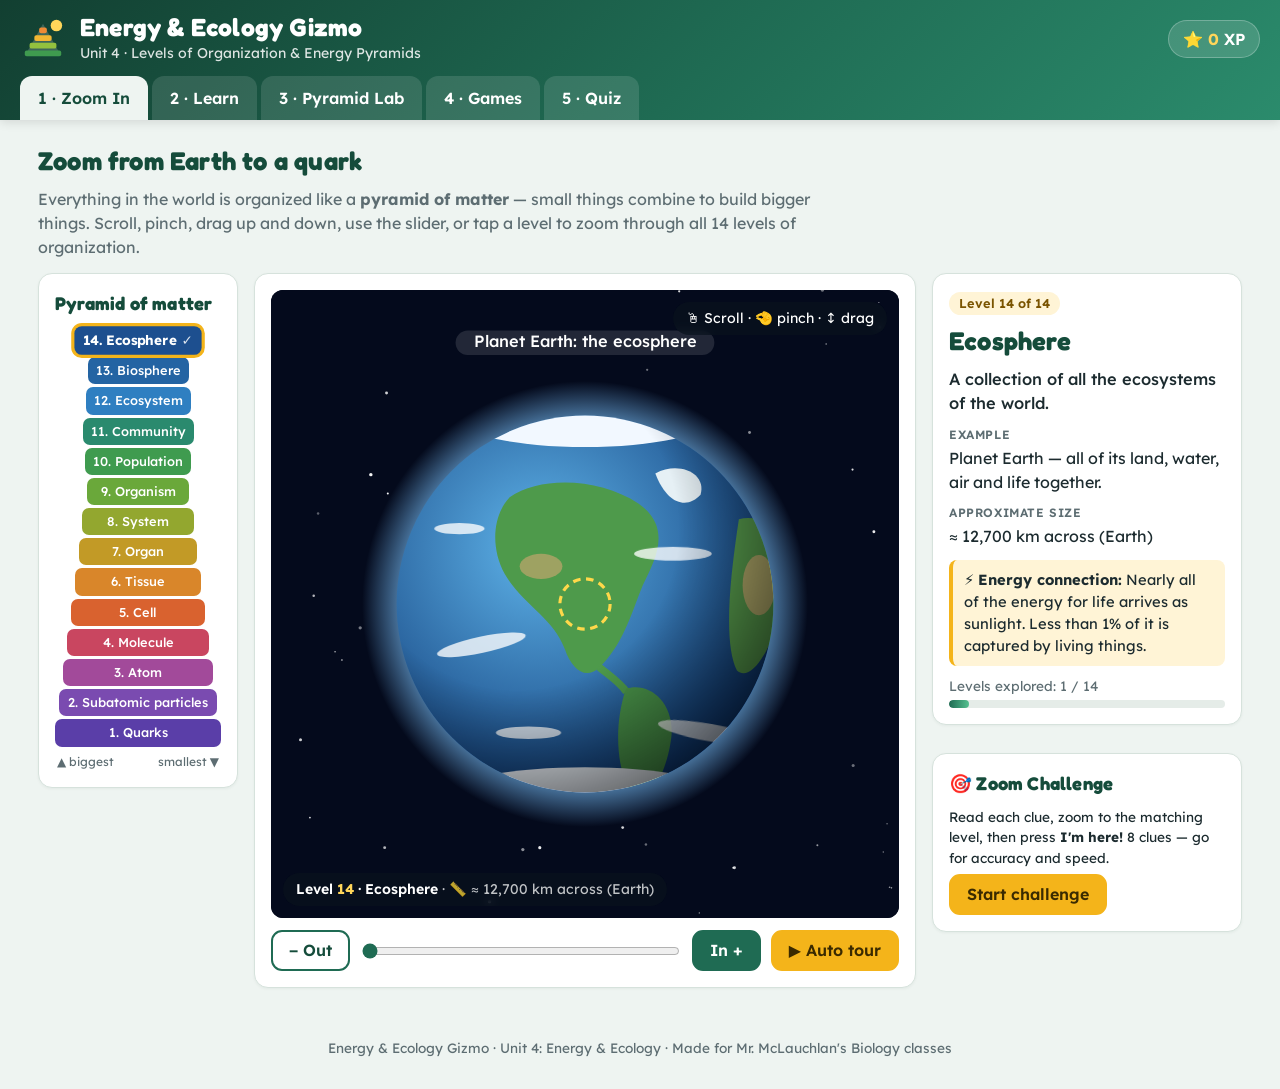
<file: index.html>
<!DOCTYPE html>
<html lang="en">
<head>
<meta charset="utf-8">
<meta name="viewport" content="width=device-width, initial-scale=1">
<title>Energy &amp; Ecology Gizmo</title>
<meta name="description" content="Interactive gizmo: zoom from Earth to a quark, then explore energy pyramids, the 10% rule, games and a quiz.">
<link rel="preconnect" href="https://fonts.googleapis.com">
<link rel="preconnect" href="https://fonts.gstatic.com" crossorigin>
<link href="https://fonts.googleapis.com/css2?family=Fredoka:wght@500;600;700&family=Lexend:wght@300;400;500;600;700&display=swap" rel="stylesheet">
<style>
:root{--ink:#1c2b2f;--muted:#5d6d72;--bg:#eef4f1;--panel:#fff;--line:#d6e2dc;--brand:#1f6b53;--brand-d:#154c3b;--brand-l:#e2f1ea;--sun:#f4b41a;--sun-l:#fff4d6;--heat:#e2553a;--heat-l:#fde6e1;--sky:#2f7fc1;--good:#1d9a55;--good-l:#e3f6ea;--bad:#d64545;--bad-l:#fbe6e6;--r:14px}
[hidden]{display:none!important}
*{box-sizing:border-box}
html{scroll-behavior:smooth}
body{margin:0;font-family:Lexend,system-ui,-apple-system,"Segoe UI",sans-serif;color:var(--ink);background:var(--bg);font-size:16px;line-height:1.5;-webkit-font-smoothing:antialiased}
h1,h2,h3,.display{font-family:Fredoka,Lexend,sans-serif;letter-spacing:.2px}
h2{font-size:1.6rem;margin:.1em 0 .25em;color:var(--brand-d)}
h3{font-size:1.15rem;margin:0 0 .5em;color:var(--brand-d)}
p{margin:.4em 0}
button{font:inherit;color:inherit}
input,select{font:inherit}
.muted{color:var(--muted)}
.small{font-size:.85rem}

/* header */
header.top{background:linear-gradient(135deg,#123f31 0%,#1f6b53 55%,#2b8b6c 100%);color:#fff;padding:14px 20px 0;position:sticky;top:0;z-index:20;box-shadow:0 2px 10px rgba(0,0,0,.12)}
.brand{display:flex;align-items:center;gap:14px;max-width:1240px;margin:0 auto}
.brand .logo{width:46px;height:46px;flex:none}
.brand h1{margin:0;font-size:1.55rem;line-height:1.1}
.brand p{margin:2px 0 0;opacity:.85;font-size:.88rem}
.xp{margin-left:auto;background:rgba(255,255,255,.14);border:1px solid rgba(255,255,255,.25);border-radius:999px;padding:6px 14px;font-weight:600;white-space:nowrap}
.xp b{color:#ffd65a}
nav.tabs{display:flex;gap:4px;overflow-x:auto;margin:12px auto 0;max-width:1240px;scrollbar-width:none}
nav.tabs::-webkit-scrollbar{display:none}
nav.tabs button{background:rgba(255,255,255,.12);border:0;border-radius:12px 12px 0 0;padding:10px 18px;font-weight:600;cursor:pointer;white-space:nowrap;color:#fff;transition:background .2s}
nav.tabs button:hover{background:rgba(255,255,255,.22)}
nav.tabs button.active{background:var(--bg);color:var(--brand-d)}
nav.tabs button.done::after{content:" ✓";color:#7fe0a6}
nav.tabs button.active.done::after{color:var(--good)}

main{max-width:1240px;margin:0 auto;padding:18px 18px 40px}
.intro{margin:4px 0 14px}
.intro p{max-width:820px;color:var(--muted)}
.panel{background:var(--panel);border:1px solid var(--line);border-radius:var(--r);padding:16px;box-shadow:0 1px 3px rgba(20,60,45,.05)}
footer{text-align:center;color:var(--muted);font-size:.85rem;padding:10px 16px 30px}

/* buttons */
.btn{display:inline-flex;align-items:center;justify-content:center;gap:6px;background:var(--brand);color:#fff;border:2px solid var(--brand);border-radius:11px;padding:9px 16px;font-weight:600;cursor:pointer;transition:transform .08s,background .2s,box-shadow .2s;text-decoration:none;line-height:1.2}
.btn:hover{background:var(--brand-d);border-color:var(--brand-d)}
.btn:active{transform:translateY(1px)}
.btn:disabled{opacity:.45;cursor:not-allowed}
.btn.ghost{background:#fff;color:var(--brand-d)}
.btn.ghost:hover{background:var(--brand-l)}
.btn.sun{background:var(--sun);border-color:var(--sun);color:#3a2a00}
.btn.sun:hover{background:#e3a40b;border-color:#e3a40b}
.btn.heat{background:var(--heat);border-color:var(--heat)}
.btn.heat:hover{background:#c8442b;border-color:#c8442b}
.btn.big{padding:13px 22px;font-size:1.05rem}
.row{display:flex;gap:10px;align-items:center;flex-wrap:wrap}
.seg{display:inline-flex;background:#e9f1ed;border-radius:11px;padding:3px;gap:2px;flex-wrap:wrap}
.seg button{border:0;background:transparent;border-radius:9px;padding:6px 12px;font-weight:500;cursor:pointer;font-size:.92rem}
.seg button.on{background:#fff;color:var(--brand-d);box-shadow:0 1px 3px rgba(0,0,0,.12);font-weight:600}

/* feedback */
.fb{margin-top:10px;border-radius:10px;padding:10px 12px;display:none}
.fb.show{display:block}
.fb.good{background:var(--good-l);color:#11603a;border:1px solid #b8e5c9}
.fb.bad{background:var(--bad-l);color:#8f2727;border:1px solid #f1c4c4}
.shake{animation:shake .35s}
@keyframes shake{20%{transform:translateX(-6px)}40%{transform:translateX(6px)}60%{transform:translateX(-4px)}80%{transform:translateX(3px)}}
#toasts{position:fixed;right:18px;bottom:18px;z-index:100;display:flex;flex-direction:column;gap:8px;pointer-events:none}
.toast{background:#1c2b2f;color:#ffd65a;font-weight:600;padding:9px 16px;border-radius:999px;box-shadow:0 4px 16px rgba(0,0,0,.25);animation:pop .3s;transition:opacity .4s,transform .4s}
.toast.out{opacity:0;transform:translateY(8px)}
@keyframes pop{from{transform:scale(.7);opacity:0}to{transform:scale(1);opacity:1}}

/* ---------- ZOOM ---------- */
.zoom-grid{display:grid;grid-template-columns:200px minmax(0,1fr) 310px;gap:16px;align-items:start}
.zoom-stage{position:relative;width:100%;aspect-ratio:1/1;max-height:78vh;margin:0 auto;border-radius:12px;overflow:hidden;background:#040a1c;touch-action:none;cursor:grab;outline:none;user-select:none;-webkit-user-select:none}
.zoom-stage:focus-visible{box-shadow:0 0 0 3px var(--sun)}
.zoom-stage svg{width:100%;height:100%;display:block}
.stage-chip,.stage-scale,.stage-hint{position:absolute;background:rgba(10,20,30,.62);color:#fff;border-radius:999px;padding:6px 13px;font-size:.88rem;backdrop-filter:blur(4px);-webkit-backdrop-filter:blur(4px);pointer-events:none}
.stage-chip{bottom:12px;left:12px;right:12px;width:max-content;max-width:calc(100% - 24px);font-weight:600}
.stage-chip b{color:#ffd65a}
.stage-scale{bottom:12px;left:12px}
.stage-hint{top:12px;right:12px;transition:opacity .6s}
.stage-hint.hide{opacity:0}
.zoom-controls{display:flex;gap:10px;align-items:center;margin-top:12px;flex-wrap:wrap}
.zoom-controls input[type=range]{flex:1;min-width:140px;accent-color:var(--brand)}
.ztarget{animation:pulse 1.6s ease-in-out infinite}
@keyframes pulse{0%,100%{opacity:.95}50%{opacity:.2}}
.ladder{display:flex;flex-direction:column;align-items:center;gap:3px}
.ladder button{min-width:max-content;border:0;border-radius:7px;padding:4px 8px;font-size:.8rem;cursor:pointer;color:#fff;font-weight:500;transition:transform .15s,box-shadow .15s;white-space:nowrap;overflow:hidden;text-overflow:ellipsis}
.ladder button:hover{transform:scale(1.04)}
.ladder button.on{box-shadow:0 0 0 3px var(--sun);transform:scale(1.06);font-weight:700}
.ladder button.seen::after{content:" ✓";opacity:.85}
.ladder-cap{display:flex;justify-content:space-between;font-size:.75rem;color:var(--muted);margin:6px 2px 0}
.info-card .lvl-num{display:inline-block;background:var(--sun-l);color:#7a5400;font-weight:600;border-radius:999px;padding:2px 10px;font-size:.8rem}
.info-card h3{font-size:1.6rem;margin:.25em 0 .2em}
.info-card .def{font-size:1.02rem;font-weight:500}
.kv{margin-top:10px}
.kv span{display:block;font-size:.75rem;text-transform:uppercase;letter-spacing:.6px;color:var(--muted);font-weight:600}
.kv p{margin:2px 0}
.energy-note{margin-top:12px;background:var(--sun-l);border-left:4px solid var(--sun);padding:9px 11px;border-radius:8px;font-size:.92rem}
.fun{margin-top:10px;background:#eef3ff;border-left:4px solid var(--sky);padding:9px 11px;border-radius:8px;font-size:.9rem}
.visited{margin-top:10px;font-size:.85rem;color:var(--muted)}
.meter{height:8px;background:#e5ece8;border-radius:99px;overflow:hidden;margin-top:4px}
.meter i{display:block;height:100%;background:linear-gradient(90deg,var(--brand),#55c08f);border-radius:99px;transition:width .4s}
.challenge{margin-top:14px}
.ch-top{display:flex;justify-content:space-between;font-weight:600;font-size:.9rem;color:var(--muted)}
.clue{font-size:1.08rem;font-weight:500;background:var(--brand-l);border-radius:10px;padding:12px;margin:10px 0}
.side-stack{display:flex;flex-direction:column;gap:14px}

/* ---------- LEARN ---------- */
.learn-grid{display:grid;grid-template-columns:240px minmax(0,1fr);gap:16px;align-items:start}
.steps{display:flex;flex-direction:column;gap:6px}
.steps button{display:flex;gap:10px;align-items:center;text-align:left;border:1px solid var(--line);background:#fff;border-radius:11px;padding:9px 11px;cursor:pointer;font-size:.92rem}
.steps button .n{flex:none;width:26px;height:26px;border-radius:50%;background:#e6efea;display:grid;place-items:center;font-weight:700;font-size:.82rem;color:var(--brand-d)}
.steps button.on{border-color:var(--brand);background:var(--brand-l);font-weight:600}
.steps button.ok .n{background:var(--good);color:#fff}
.lesson{min-height:460px}
.lesson-body{display:grid;grid-template-columns:minmax(0,1.15fr) minmax(0,1fr);gap:20px;align-items:start}
.lesson-body ul{padding-left:1.1em;margin:.4em 0}
.lesson-body li{margin:.35em 0}
.eq{display:inline-block;background:#f3f7f5;border:1px solid var(--line);border-radius:8px;padding:3px 9px;font-size:.88rem;margin-top:4px}
.fig{background:#f6faf8;border:1px solid var(--line);border-radius:12px;padding:10px}
.fig svg{width:100%;height:auto;display:block}
.check{margin-top:18px;border-top:2px dashed var(--line);padding-top:14px}
.check h4{margin:0 0 6px;font-family:Fredoka,sans-serif;font-size:1.05rem;color:var(--brand-d)}
.opts{display:grid;gap:8px;margin-top:8px}
.opt{display:block;width:100%;text-align:left;border:2px solid var(--line);background:#fff;border-radius:11px;padding:10px 13px;cursor:pointer;transition:border-color .15s,background .15s}
.opt:hover{border-color:#9cc9b6}
.opt.sel{border-color:var(--brand);background:var(--brand-l)}
.opt.right{border-color:var(--good);background:var(--good-l)}
.opt.wrong{border-color:var(--bad);background:var(--bad-l)}
.opt:disabled{cursor:default}
.lesson-nav{display:flex;justify-content:space-between;margin-top:18px}
.type-grid{display:grid;grid-template-columns:repeat(auto-fill,minmax(140px,1fr));gap:10px}
.type{background:#fff;border:1px solid var(--line);border-radius:12px;padding:10px;text-align:center;font-size:.85rem}
.type .em{font-size:1.9rem}
.type b{display:block;font-size:.95rem;color:var(--brand-d)}
.type i{color:var(--muted)}
.chain{display:flex;align-items:stretch;gap:4px;flex-wrap:wrap;justify-content:center}
.chain .org{background:#fff;border:1px solid var(--line);border-radius:12px;padding:8px 6px;text-align:center;min-width:82px;font-size:.78rem}
.chain .org .em{font-size:1.8rem;display:block}
.chain .org b{display:block;font-size:.9rem}
.chain .arr{align-self:center;font-size:1.4rem;color:var(--sun);font-weight:700}
.rule-box{display:grid;gap:6px;background:var(--sun-l);border-radius:10px;padding:10px 12px;margin:10px 0}
.calc input{width:120px;padding:5px 8px;border:2px solid var(--line);border-radius:8px}
.mini-pyr{display:flex;flex-direction:column;align-items:center;gap:4px;margin-top:10px}
.mini-pyr div{border-radius:7px;color:#fff;font-weight:600;font-size:.85rem;padding:6px 4px;text-align:center;white-space:nowrap;transition:width .35s}

/* ---------- LAB ---------- */
.lab-grid{display:grid;grid-template-columns:minmax(0,1fr) 340px;gap:16px;align-items:start}
.lab-toolbar{display:flex;gap:10px;flex-wrap:wrap;justify-content:space-between;margin-bottom:8px}
#pyrSvg{width:100%;height:auto;display:block;background:linear-gradient(#fbfdfc,#f1f7f4);border-radius:12px;border:1px solid var(--line)}
.flow-readout{font-size:.88rem;color:var(--muted);margin-top:8px;min-height:1.4em}
.status{margin-top:10px;border-radius:10px;padding:10px 12px;font-size:.95rem}
.status.ok{background:var(--good-l);border:1px solid #b8e5c9}
.status.warn{background:var(--heat-l);border:1px solid #f4c3b8}
.controls label.ctl{display:block;margin:0 0 14px;font-weight:600;font-size:.92rem}
.controls .ctl .row{margin-top:6px;font-weight:400}
.controls input[type=range]{flex:1;accent-color:var(--brand)}
.controls input[type=number]{width:120px;padding:5px 8px;border:2px solid var(--line);border-radius:8px}
.controls select{width:100%;margin-top:6px;padding:7px 9px;border:2px solid var(--line);border-radius:9px;background:#fff}
output{font-weight:700;color:var(--brand-d);min-width:44px}
.legend{font-size:.85rem;color:var(--muted)}
.legend .d{display:inline-block;width:10px;height:10px;border-radius:50%;margin:0 4px 0 10px;vertical-align:middle}
.table-wrap{overflow-x:auto}
table.data{border-collapse:collapse;width:100%;font-size:.9rem}
table.data th,table.data td{padding:8px 10px;border-bottom:1px solid var(--line);text-align:left;white-space:nowrap}
table.data th{background:#f1f7f4;font-weight:600;color:var(--brand-d)}
table.data td.num{text-align:right;font-variant-numeric:tabular-nums}
.task{border:1px solid var(--line);border-radius:11px;padding:10px 12px;margin-bottom:10px;font-size:.92rem}
.task.ok{border-color:#b8e5c9;background:var(--good-l)}
.task .tn{font-weight:700;color:var(--brand-d)}
.task input{width:130px;padding:5px 8px;border:2px solid var(--line);border-radius:8px}
.task .opts{gap:6px}
.task .opt{padding:7px 10px;font-size:.88rem}

/* ---------- GAMES ---------- */
.game-menu{display:grid;grid-template-columns:repeat(auto-fit,minmax(240px,1fr));gap:14px}
.gcard{display:flex;flex-direction:column;gap:6px}
.gcard .gi{font-size:2.4rem}
.gcard h3{margin:0}
.gcard p{color:var(--muted);font-size:.92rem;flex:1}
.gcard .best{font-size:.85rem;font-weight:600;color:#7a5400}
.game-head{display:flex;align-items:center;gap:12px;flex-wrap:wrap;margin-bottom:12px}
.game-head h3{margin:0}
.score-pill{background:var(--sun-l);color:#7a5400;font-weight:700;border-radius:999px;padding:4px 12px}
.slots{display:flex;flex-direction:column;align-items:center;gap:6px;margin:12px 0}
.slot{min-height:54px;border:2px dashed #b9cfc5;border-radius:12px;display:flex;align-items:center;justify-content:space-between;gap:8px;padding:6px 12px;background:#f8fbfa;cursor:pointer;transition:background .15s,border-color .15s}
.slot:hover{background:var(--brand-l)}
.slot .role{font-size:.78rem;color:var(--muted);font-weight:600;text-transform:uppercase;letter-spacing:.4px}
.slot .placed{font-weight:600}
.slot.right{border-style:solid;border-color:var(--good);background:var(--good-l)}
.slot.wrong{border-style:solid;border-color:var(--bad);background:var(--bad-l)}
.tray{display:flex;flex-wrap:wrap;gap:8px;justify-content:center;min-height:52px;padding:10px;background:#f1f7f4;border-radius:12px}
.chip{border:2px solid var(--line);background:#fff;border-radius:11px;padding:8px 12px;font-weight:600;cursor:pointer}
.chip.sel{border-color:var(--sun);background:var(--sun-l);box-shadow:0 0 0 3px rgba(244,180,26,.3)}
.timer{height:10px;background:#e5ece8;border-radius:99px;overflow:hidden;flex:1;min-width:120px}
.timer i{display:block;height:100%;background:linear-gradient(90deg,var(--heat),var(--sun));transition:width .25s linear}
.rush-q{font-size:1.2rem;font-weight:500;margin:12px 0}
.rush-opts{display:grid;grid-template-columns:repeat(2,minmax(0,1fr));gap:10px}
.rush-opts .opt{font-size:1.1rem;text-align:center;font-weight:600}
.heat-card{font-size:1.25rem;font-weight:500;text-align:center;padding:26px 18px;border-radius:14px;background:linear-gradient(135deg,#fff,#f1f7f4);border:2px solid var(--line);margin:10px 0 14px;min-height:120px;display:grid;place-items:center}
.heat-btns{display:grid;grid-template-columns:1fr 1fr;gap:10px}
.end-card{text-align:center;padding:20px}
.end-card div.big{font-size:3rem;font-family:Fredoka,sans-serif;color:var(--brand-d);line-height:1}

/* ---------- QUIZ ---------- */
.quiz-wrap{max-width:780px;margin:0 auto}
.quiz-wrap label.f{display:block;font-weight:600;margin:10px 0 4px}
.quiz-wrap input.t{width:100%;padding:10px 12px;border:2px solid var(--line);border-radius:10px}
.qprog{height:8px;background:#e5ece8;border-radius:99px;overflow:hidden;margin:6px 0 14px}
.qprog i{display:block;height:100%;background:var(--brand);transition:width .3s}
.qtext{font-size:1.15rem;font-weight:500}
.review{margin-top:16px}
.rv{border:1px solid var(--line);border-radius:11px;padding:10px 12px;margin-bottom:8px;font-size:.92rem}
.rv.ok{border-left:5px solid var(--good)}
.rv.no{border-left:5px solid var(--bad)}
.score-big{font-family:Fredoka,sans-serif;font-size:3.4rem;color:var(--brand-d);line-height:1}

@media (max-width:1100px){
 .zoom-grid{grid-template-columns:minmax(0,1fr) 300px}
 .ladder-panel{grid-column:1/-1;order:3}
 .ladder{flex-direction:row;flex-wrap:wrap;justify-content:center}
 .ladder button{width:auto!important}
}
@media (max-width:860px){
 .zoom-grid,.lab-grid,.learn-grid,.lesson-body{grid-template-columns:minmax(0,1fr)}
 .steps{flex-direction:row;overflow-x:auto}
 .steps button{flex:none}
 .steps button .t{display:none}
 .brand h1{font-size:1.2rem}
 .brand p{display:none}
 main{padding:12px}
 .rush-opts,.heat-btns{grid-template-columns:1fr}
}

</style>
</head>
<body>
<header class="top">
  <div class="brand">
    <svg class="logo" viewBox="0 0 48 48" aria-hidden="true"><circle cx="38" cy="10" r="6" fill="#ffd65a"/><path d="M24 8 L42 40 H6 Z" fill="#ffffff" opacity=".18"/><rect x="20" y="12" width="8" height="6" rx="2" fill="#ef8a35"/><rect x="15" y="20" width="18" height="6" rx="2" fill="#f2b632"/><rect x="10" y="28" width="28" height="6" rx="2" fill="#93c13e"/><rect x="5" y="36" width="38" height="6" rx="2" fill="#3f9b4f"/></svg>
    <div>
      <h1>Energy &amp; Ecology Gizmo</h1>
      <p>Unit 4 · Levels of Organization &amp; Energy Pyramids</p>
    </div>
    <div class="xp" title="Earn XP by exploring, answering checks, playing games and taking the quiz">⭐ <b id="xpNum">0</b> XP</div>
  </div>
  <nav class="tabs" role="tablist" aria-label="Gizmo sections">
    <button role="tab" data-tab="zoom">1 · Zoom In</button>
    <button role="tab" data-tab="learn">2 · Learn</button>
    <button role="tab" data-tab="explore">3 · Pyramid Lab</button>
    <button role="tab" data-tab="play">4 · Games</button>
    <button role="tab" data-tab="quiz">5 · Quiz</button>
  </nav>
</header>

<main>
  <!-- ============ ZOOM ============ -->
  <section id="tab-zoom" class="tab" hidden>
    <div class="intro">
      <h2>Zoom from Earth to a quark</h2>
      <p>Everything in the world is organized like a <b>pyramid of matter</b> — small things combine to build bigger things. Scroll, pinch, drag up and down, use the slider, or tap a level to zoom through all 14 levels of organization.</p>
    </div>
    <div class="zoom-grid">
      <div class="panel ladder-panel">
        <h3>Pyramid of matter</h3>
        <div id="zLadder" class="ladder"></div>
        <div class="ladder-cap"><span>▲ biggest</span><span>smallest ▼</span></div>
      </div>
      <div class="panel">
        <div id="zoomStage" class="zoom-stage" tabindex="0" aria-label="Zoomable view of the levels of organization. Use the arrow keys or plus and minus to zoom.">
          <svg id="zoomSvg" viewBox="0 0 1000 1000" preserveAspectRatio="xMidYMid slice" xmlns="http://www.w3.org/2000/svg"></svg>
          <div class="stage-chip" id="zChip"></div>
                    <div class="stage-hint" id="zHint">🖱 Scroll · 🤏 pinch · ↕ drag</div>
        </div>
        <div class="zoom-controls">
          <button class="btn ghost" id="zOut" aria-label="Zoom out one level">− Out</button>
          <input type="range" id="zSlider" min="0" max="13" step="0.01" value="0" aria-label="Zoom level">
          <button class="btn" id="zIn" aria-label="Zoom in one level">In +</button>
          <button class="btn sun" id="zTour">▶ Auto tour</button>
        </div>
      </div>
      <div class="side-stack">
        <div class="panel info-card" id="zInfo" aria-live="polite"></div>
        <div class="panel challenge" id="zChallenge"></div>
      </div>
    </div>
  </section>

  <!-- ============ LEARN ============ -->
  <section id="tab-learn" class="tab" hidden>
    <div class="intro">
      <h2>How energy moves through an ecosystem</h2>
      <p>Work through each card and answer the quick check to unlock its ✓. Each correct check earns XP.</p>
    </div>
    <div class="learn-grid">
      <div class="steps" id="learnSteps"></div>
      <div class="panel lesson" id="lesson"></div>
    </div>
  </section>

  <!-- ============ LAB ============ -->
  <section id="tab-explore" class="tab" hidden>
    <div class="intro">
      <h2>Pyramid Lab</h2>
      <p>Build an ecosystem and watch energy flow up the pyramid. Change the controls, then press <b>Run energy flow</b> — every dot is a packet of energy. Gold dots move up a level; red dots are used for life processes or lost as heat.</p>
    </div>
    <div class="lab-grid">
      <div class="panel">
        <div class="lab-toolbar">
          <div class="seg" id="typeSeg"></div>
          <div class="seg" id="scaleSeg"></div>
        </div>
        <svg id="pyrSvg" viewBox="0 0 640 440" xmlns="http://www.w3.org/2000/svg" role="img" aria-label="Ecological pyramid"></svg>
        <div class="row" style="margin-top:10px">
          <button class="btn sun" id="runFlow">▶ Run energy flow</button>
          <span class="legend"><span class="d" style="background:#f4b41a"></span>energy passed up <span class="d" style="background:#e2553a"></span>used / lost as heat</span>
        </div>
        <div class="flow-readout" id="flowReadout"></div>
        <div id="labStatus" class="status"></div>
      </div>
      <div class="panel controls">
        <h3>Controls</h3>
        <label class="ctl">Ecosystem
          <select id="ecoSel"></select>
        </label>
        <label class="ctl">Energy captured by producers
          <div class="row"><input type="range" id="pSlider" min="3" max="6" step="0.01" value="6" aria-label="Producer energy"><input type="number" id="pNum" min="1000" max="1000000" step="1000" value="1000000" aria-label="Producer energy in kcal"> kcal</div>
        </label>
        <label class="ctl">Energy passed to the next level
          <div class="row"><input type="range" id="effSlider" min="5" max="20" step="1" value="10" aria-label="Transfer efficiency"><output id="effOut">10%</output></div>
        </label>
        <div class="ctl" style="font-weight:600;font-size:.92rem;margin-bottom:14px">Number of trophic levels<div class="row" style="margin-top:6px"><div class="seg" id="nSeg"></div></div></div>
        <button class="btn ghost" id="labReset">↺ Reset to defaults</button>
        <h3 style="margin-top:20px">Lab challenges</h3>
        <div id="labTasks"></div>
      </div>
    </div>
    <div class="panel" style="margin-top:16px">
      <h3>Data table</h3>
      <div class="table-wrap"><table class="data" id="dataTable"></table></div>
      <p class="small muted">Biomass and population numbers are estimates from this model, built to show the pattern. Energy values follow the 10% rule exactly.</p>
    </div>
  </section>

  <!-- ============ GAMES ============ -->
  <section id="tab-play" class="tab" hidden>
    <div class="intro">
      <h2>Games</h2>
      <p>Practice what you learned and beat your best score. Every game earns XP.</p>
    </div>
    <div id="gameMenu" class="game-menu"></div>
    <div id="gameArea" class="panel" hidden></div>
  </section>

  <!-- ============ QUIZ ============ -->
  <section id="tab-quiz" class="tab" hidden>
    <div class="quiz-wrap">
      <div class="intro">
        <h2>Unit check: multiple-choice quiz</h2>
        <p>20 random questions on levels of organization and energy pyramids. You'll see your score and every answer at the end — then start a new quiz as many times as you like.</p>
      </div>
      <div class="panel" id="quizBox"></div>
    </div>
  </section>
</main>
<footer>Energy &amp; Ecology Gizmo · Unit 4: Energy &amp; Ecology · Made for Mr. McLauchlan's Biology classes</footer>
<div id="toasts" aria-live="polite"></div>
<script>
// ---------- shared helpers ----------
const $ = (s, r = document) => r.querySelector(s);
const $$ = (s, r = document) => [...r.querySelectorAll(s)];
const store = {
  get(k, d) { try { const v = localStorage.getItem('eeg:' + k); return v == null ? d : JSON.parse(v); } catch (e) { return d; } },
  set(k, v) { try { localStorage.setItem('eeg:' + k, JSON.stringify(v)); } catch (e) {} }
};
function shuffle(a) { a = a.slice(); for (let i = a.length - 1; i > 0; i--) { const j = Math.floor(Math.random() * (i + 1)); [a[i], a[j]] = [a[j], a[i]]; } return a; }
function pick(a) { return a[Math.floor(Math.random() * a.length)]; }
function clamp(v, a, b) { return Math.max(a, Math.min(b, v)); }
function wait(ms) { return new Promise(r => setTimeout(r, ms)); }
function fmt(v) {
  if (!isFinite(v)) return '—';
  if (v === 0) return '0';
  if (Math.abs(v) >= 100) return Math.round(v).toLocaleString('en-US');
  if (Math.abs(v) >= 1) return (+v.toFixed(1)).toLocaleString('en-US');
  return String(+v.toPrecision(2));
}
function esc(s) { return String(s).replace(/[&<>"]/g, c => ({ '&': '&amp;', '<': '&lt;', '>': '&gt;', '"': '&quot;' }[c])); }

let XP = store.get('xp', 0);
function addXP(n, label) {
  XP += n; store.set('xp', XP);
  const el = $('#xpNum'); if (el) el.textContent = XP;
  toast(`+${n} XP${label ? ' · ' + label : ''}`);
}
function toast(msg) {
  const t = document.createElement('div'); t.className = 'toast'; t.textContent = msg;
  $('#toasts').appendChild(t);
  setTimeout(() => t.classList.add('out'), 1700);
  setTimeout(() => t.remove(), 2200);
}
const progress = store.get('progress', {});
function markDone(tab) {
  if (progress[tab]) return;
  progress[tab] = true; store.set('progress', progress); updateTabs();
}
function updateTabs() { $$('nav.tabs button').forEach(b => b.classList.toggle('done', !!progress[b.dataset.tab])); }
function shakeEl(el) { el.classList.remove('shake'); void el.offsetWidth; el.classList.add('shake'); }

// shared food chains (used by learn, games)
const CHAINS = [
  [['🌾', 'Grass'], ['🦗', 'Cricket'], ['🐭', 'Mouse'], ['🐍', 'Snake'], ['🦅', 'Hawk']],
  [['🟢', 'Algae'], ['🦐', 'Zooplankton'], ['🐟', 'Minnow'], ['🐠', 'Bass'], ['🐦', 'Heron']],
  [['🌿', 'Phytoplankton'], ['🦐', 'Krill'], ['🐟', 'Herring'], ['🦭', 'Seal'], ['🐋', 'Orca']],
  [['🌳', 'Oak leaves'], ['🐛', 'Caterpillar'], ['🐦', 'Robin'], ['🦊', 'Fox']],
  [['🌾', 'Grass'], ['🦗', 'Grasshopper'], ['🐸', 'Frog'], ['🐍', 'Snake'], ['🦅', 'Eagle']],
  [['🍀', 'Clover'], ['🐇', 'Rabbit'], ['🦊', 'Fox']],
  [['🌻', 'Sunflower seeds'], ['🐿️', 'Chipmunk'], ['🐍', 'Snake'], ['🦉', 'Owl']]
];
const ROLES = ['Producer', 'Primary consumer', 'Secondary consumer', 'Tertiary consumer', 'Quaternary consumer'];
const ORD = ['1st', '2nd', '3rd', '4th', '5th'];
const LVL_COLORS = ['#3f9b4f', '#93c13e', '#f2b632', '#ef8a35', '#d9534f'];

// MC option button helper: returns html for shuffled options; data-k = original index
function optsHTML(opts, order) { return order.map(k => `<button class="opt" data-k="${k}">${opts[k]}</button>`).join(''); }

// ================= ZOOM: Earth → quark =================
const Zoom = (() => {
  const LEVELS = [
    { name: 'Ecosphere', num: 14, color: '#1d4f8f', def: 'A collection of all the ecosystems of the world.', ex: 'Planet Earth — all of its land, water, air and life together.', size: '≈ 12,700 km across (Earth)', energy: 'Nearly all of the energy for life arrives as sunlight. Less than 1% of it is captured by living things.' },
    { name: 'Biosphere', num: 13, color: '#2464a3', def: 'A collection of all the communities on planet Earth.', ex: 'The thin layer of life that reaches from about 8 km above the surface to 11 km below it (deep-sea vents).', size: '≈ 20 km thick layer of life', energy: 'Producers on land and in the ocean capture sunlight (photosynthesis). Some at deep-sea vents use chemicals instead (chemosynthesis).' },
    { name: 'Ecosystem', num: 12, color: '#2f7fc1', def: 'Living communities interacting with the non-living parts of the environment.', ex: 'A meadow and pond: plants and animals (biotic) plus sunlight, water, rocks and soil (abiotic).', size: '≈ 1 km', energy: 'Energy flows ONE way through an ecosystem (sunlight → food chains → heat), while matter cycles.' },
    { name: 'Community', num: 11, color: '#2a8a6e', def: 'Collections of populations that are interacting with one another.', ex: 'Grass, crickets, mice, snakes and hawks all living in the same meadow.', size: '≈ 50 m', energy: 'Feeding relationships (food chains and food webs) pass energy from one population to the next.' },
    { name: 'Population', num: 10, color: '#3f9b4f', def: 'A group of organisms of the same kind living together in the same place, at the same time.', ex: 'All of the field mice in one meadow. (Species = organisms so similar they can breed and produce fertile offspring.)', size: '≈ 5 m', energy: 'A population can only grow as large as the energy at its trophic level allows.' },
    { name: 'Organism', num: 9, color: '#6aa83a', def: 'A collection of systems that work together.', ex: 'One field mouse.', size: '≈ 10 cm', energy: 'The mouse uses most of the energy it eats to move, breathe and stay warm. Only about 10% is stored in its body for the next level.' },
    { name: 'System', num: 8, color: '#93a72f', def: 'A collection of organs that work together to perform a common function.', ex: 'The digestive system: esophagus, stomach, liver and intestines.', size: '≈ 5 cm', energy: 'The digestive system breaks food down so its chemical energy can reach every cell.' },
    { name: 'Organ', num: 7, color: '#c29a26', def: 'A collection of tissues of different kinds working together to perform a common function.', ex: 'The stomach (muscle, nerve and lining tissues working together).', size: '≈ 1 cm', energy: 'Stomach muscles churn food — using energy and giving off heat.' },
    { name: 'Tissue', num: 6, color: '#d9862a', def: 'A collection of cells of the same kind.', ex: 'Muscle tissue, nerve tissue, fat tissue, stomach lining.', size: '≈ 0.1 mm', energy: 'Fat tissue stores chemical energy. Muscle tissue turns chemical energy into motion (and heat).' },
    { name: 'Cell', num: 5, color: '#d9622f', def: 'A collection of molecules that forms the basic structure and function of life — the basic unit of life.', ex: 'Red blood cells, white blood cells, bone cells (osteocytes).', size: '≈ 0.01 mm (10 micrometers)', energy: 'Mitochondria break down glucose in cellular respiration to release usable energy (ATP) — and some heat.' },
    { name: 'Molecule', num: 4, color: '#c94660', def: 'A collection of atoms that are chemically bonded together.', ex: 'Glucose (C₆H₁₂O₆), carbon dioxide (CO₂).', size: '≈ 1 nanometer (0.000000001 m)', energy: 'Chemical energy is stored in the bonds between atoms. Glucose is the fuel made by photosynthesis.' },
    { name: 'Atom', num: 3, color: '#a24a9a', def: 'A collection of subatomic particles.', ex: 'Carbon (C), hydrogen (H), oxygen (O).', size: '≈ 0.15 nanometers', energy: 'Electrical energy is the energy of moving electrons, like the ones around this carbon atom.' },
    { name: 'Subatomic particles', num: 2, color: '#7a4bb0', def: 'A collection of quarks.', ex: 'Protons (+), neutrons (no charge) and electrons (−).', size: '≈ 0.000000000000005 m (a carbon nucleus)', energy: 'Nuclear energy is stored in the nucleus, where protons and neutrons are packed tightly together.', fun: 'Protons and neutrons are made of quarks. Electrons are different — scientists think they are fundamental particles with nothing smaller inside.' },
    { name: 'Quarks', num: 1, color: '#5a3ea8', def: 'The smallest bits of matter known to science at this time.', ex: 'A proton = 2 “up” quarks + 1 “down” quark. A neutron = 1 up + 2 down.', size: 'smaller than 0.000000000000000001 m', energy: 'Quarks are held together by the strong force — the strongest force in nature.' }
  ];
  const CLUES = [
    ['All of the ecosystems of the world put together.', 'The whole planet: land, water, air and life.'],
    ['All of the communities on planet Earth.', 'The thin layer of life from about 8 km up to 11 km down.'],
    ['Living communities PLUS the non-living parts: sunlight, water, rocks, soil.', 'Biotic and abiotic factors interacting.'],
    ['Different populations interacting — grass, crickets, mice, snakes and hawks together.', 'Several species living and interacting in one place.'],
    ['A group of the SAME species living in the same place at the same time.', 'All of the field mice in one meadow.'],
    ['One single living thing made of systems working together.', 'One field mouse.'],
    ['Organs working together for one job — like digesting food.', 'Esophagus + stomach + liver + intestines.'],
    ['Different kinds of tissues working together — like the stomach.', 'A heart, a lung, a stomach.'],
    ['A group of cells of the same kind.', 'Muscle, nerve or fat ____.'],
    ['The basic unit of life.', 'Red blood cells and bone cells are examples.'],
    ['Atoms chemically bonded together — like glucose.', 'C₆H₁₂O₆ or CO₂.'],
    ['Made of protons, neutrons and electrons — like carbon.', 'H, O and C are examples.'],
    ['A collection of quarks: protons and neutrons.', 'Particles found inside the nucleus.'],
    ['The smallest bits of matter known to science.', 'Up and down are two kinds of these.']
  ];
  const N = LEVELS.length;

  // ---------- art helpers ----------
  function rng(seed) { return function () { seed |= 0; seed = seed + 0x6D2B79F5 | 0; let t = Math.imul(seed ^ seed >>> 15, 1 | seed); t = t + Math.imul(t ^ t >>> 7, 61 | t) ^ t; return ((t ^ t >>> 14) >>> 0) / 4294967296; }; }
  const BG = f => `<rect x="-4500" y="-4500" width="10000" height="10000" fill="${f}"/>`;
  const target = (r, cx = 500, cy = 500) => `<circle class="ztarget" cx="${cx}" cy="${cy}" r="${r}" fill="none" stroke="#ffd84a" stroke-width="5" stroke-dasharray="12 9"/>`;
  function tag(x, y, text, o = {}) {
    const fs = o.fs || 22; const w = text.length * fs * 0.55 + 26; const a = o.anchor || 'middle';
    const rx = a === 'middle' ? x - w / 2 : a === 'start' ? x - 13 : x - w + 13;
    return `<g><rect x="${rx.toFixed(1)}" y="${(y - fs * 0.98).toFixed(1)}" width="${w.toFixed(1)}" height="${(fs * 1.5).toFixed(1)}" rx="${(fs * 0.75).toFixed(1)}" fill="${o.bg || 'rgba(255,255,255,.9)'}"/><text x="${x}" y="${y}" font-size="${fs}" text-anchor="${a}" fill="${o.color || '#1c2b2f'}" font-family="Lexend, sans-serif" font-weight="500">${text}</text></g>`;
  }
  function mouse(x, y, s, flip = false, body = '#9b7b60') {
    const sx = flip ? -s : s;
    return `<g transform="translate(${x} ${y}) scale(${sx} ${s})"><path d="M48,8 C90,22 104,-12 134,-2" stroke="#d3a294" stroke-width="5" fill="none" stroke-linecap="round"/><ellipse cx="-20" cy="30" rx="11" ry="6" fill="#d3a294"/><ellipse cx="25" cy="31" rx="11" ry="6" fill="#d3a294"/><ellipse cx="0" cy="0" rx="52" ry="33" fill="${body}"/><circle cx="-46" cy="-8" r="25" fill="${body}"/><circle cx="-38" cy="-32" r="14" fill="${body}"/><circle cx="-38" cy="-32" r="8" fill="#e7b3a6"/><circle cx="-57" cy="-13" r="3.8" fill="#1a1a1a"/><circle cx="-71" cy="-5" r="4.6" fill="#e48c9a"/><path d="M-70,-3 l-18,-5 M-70,0 l-18,4" stroke="#5d4c3e" stroke-width="1.3"/></g>`;
  }
  function hawk(x, y, s) {
    return `<g transform="translate(${x} ${y}) scale(${s})"><path d="M0,0 C-30,-25 -70,-32 -115,-12 C-82,-8 -50,0 -18,9 Z" fill="#7a5132"/><path d="M0,0 C30,-25 70,-32 115,-12 C82,-8 50,0 18,9 Z" fill="#7a5132"/><ellipse cx="0" cy="6" rx="16" ry="30" fill="#8d6040"/><circle cx="0" cy="-22" r="11" fill="#9b6d48"/><path d="M-4,-14 L0,-5 L4,-14Z" fill="#f2b632"/><path d="M-13,32 L0,48 L13,32Z" fill="#6b4529"/></g>`;
  }
  function snake(x, y, s) {
    const d = 'M-120,0 C-90,-40 -60,40 -30,0 S30,-40 60,0 S110,30 130,0';
    return `<g transform="translate(${x} ${y}) scale(${s})"><path d="${d}" stroke="#6f8a2a" stroke-width="22" fill="none" stroke-linecap="round"/><path d="${d}" stroke="#b5cf55" stroke-width="6" fill="none" stroke-dasharray="6 14" stroke-linecap="round"/><ellipse cx="142" cy="-4" rx="22" ry="15" fill="#6f8a2a"/><circle cx="150" cy="-10" r="3" fill="#111"/><path d="M162,-2 l14,2 l-6,4" stroke="#d6453d" stroke-width="2" fill="none"/></g>`;
  }
  function cricket(x, y, s) {
    return `<g transform="translate(${x} ${y}) scale(${s})"><path d="M-10,0 L-40,-28 L-62,10" stroke="#3d4a1d" stroke-width="5" fill="none"/><path d="M10,0 L-5,25 M-15,2 L-25,24" stroke="#3d4a1d" stroke-width="4"/><ellipse cx="0" cy="0" rx="34" ry="13" fill="#5a6b2a"/><circle cx="34" cy="-4" r="11" fill="#4b5a22"/><path d="M42,-10 C60,-40 80,-44 96,-40 M42,-8 C64,-30 84,-30 98,-24" stroke="#3d4a1d" stroke-width="2" fill="none"/></g>`;
  }
  function tuft(x, y, s, c) {
    return `<path transform="translate(${x.toFixed(0)} ${y.toFixed(0)}) scale(${s.toFixed(2)})" d="M0,0 q-6,-30 -16,-52 M0,0 q2,-36 5,-64 M0,0 q8,-28 18,-46 M0,0 q-12,-18 -26,-28" stroke="${c}" stroke-width="4" fill="none" stroke-linecap="round"/>`;
  }
  function tree(x, y, s) {
    return `<g transform="translate(${x} ${y}) scale(${s})"><rect x="-9" y="-60" width="18" height="70" fill="#7a5532"/><circle cx="0" cy="-85" r="45" fill="#3f8a3a"/><circle cx="-30" cy="-65" r="32" fill="#4a9a42"/><circle cx="30" cy="-65" r="32" fill="#4a9a42"/><circle cx="0" cy="-110" r="30" fill="#55a64b"/></g>`;
  }
  function mito(x, y, rot, s) {
    return `<g transform="translate(${x} ${y}) rotate(${rot}) scale(${s})"><ellipse rx="80" ry="36" fill="#f5a26f" stroke="#c4643a" stroke-width="5"/><path d="M-60,4 L-50,-22 L-35,22 L-20,-22 L-5,22 L10,-22 L25,22 L40,-22 L55,8" stroke="#c4643a" stroke-width="4" fill="none" stroke-linejoin="round"/></g>`;
  }
  function hex(cx, cy, r, fill = '#cfe6ff', stroke = '#2c6fb5', sw = 4) {
    let p = []; for (let k = 0; k < 6; k++) { const a = Math.PI / 180 * (60 * k + 30); p.push(`${(cx + r * Math.cos(a)).toFixed(1)},${(cy + r * Math.sin(a)).toFixed(1)}`); }
    return `<polygon points="${p.join(' ')}" fill="${fill}" stroke="${stroke}" stroke-width="${sw}"/>`;
  }
  function wavy(x1, y1, x2, y2, amp, waves) {
    const dx = x2 - x1, dy = y2 - y1, L = Math.hypot(dx, dy), nx = -dy / L, ny = dx / L; let d = '';
    for (let i = 0; i <= 80; i++) { const t = i / 80, o = amp * Math.sin(t * waves * 2 * Math.PI); d += (i ? 'L' : 'M') + (x1 + dx * t + nx * o).toFixed(1) + ',' + (y1 + dy * t + ny * o).toFixed(1); }
    return d;
  }
  const STOMACH = 'M470,450 C440,470 440,540 480,560 C520,580 560,560 555,520 C550,490 520,500 510,480 C500,465 490,445 470,450Z';

  // ---------- scenes ----------
  const SCENES = [
    // 0 Ecosphere
    () => {
      const r = rng(7); let stars = '';
      for (let i = 0; i < 260; i++) { const x = -700 + r() * 2400, y = -700 + r() * 2400; if (Math.hypot(x - 500, y - 500) < 345) continue; stars += `<circle cx="${x.toFixed(0)}" cy="${y.toFixed(0)}" r="${(r() * 2.2 + .6).toFixed(1)}" fill="#fff" opacity="${(.35 + r() * .65).toFixed(2)}"/>`; }
      return `<defs><radialGradient id="g0o" cx="38%" cy="35%" r="70%"><stop offset="0" stop-color="#5fb4ea"/><stop offset="1" stop-color="#0f3b78"/></radialGradient><radialGradient id="g0a" r="50%"><stop offset=".84" stop-color="#7cc4ff" stop-opacity=".55"/><stop offset="1" stop-color="#7cc4ff" stop-opacity="0"/></radialGradient><radialGradient id="g0s" cx="32%" cy="30%" r="78%"><stop offset=".55" stop-color="#000" stop-opacity="0"/><stop offset="1" stop-color="#000" stop-opacity=".6"/></radialGradient><clipPath id="c0"><circle cx="500" cy="500" r="300"/></clipPath></defs>
      ${BG('#040a1c')}${stars}
      <circle cx="500" cy="500" r="355" fill="url(#g0a)"/><circle cx="500" cy="500" r="300" fill="url(#g0o)"/>
      <g clip-path="url(#c0)">
        <path d="M380,330 C430,295 525,300 585,340 C640,378 612,430 592,470 C572,520 560,565 522,602 C500,622 478,602 468,572 C450,522 402,502 372,452 C350,412 352,360 380,330Z" fill="#4e9a4b"/>
        <ellipse cx="430" cy="440" rx="34" ry="20" fill="#b9a46a" opacity=".75"/>
        <path d="M522,600 C540,615 556,625 566,640" stroke="#4e9a4b" stroke-width="12" fill="none"/>
        <path d="M565,635 C605,622 648,662 636,722 C626,782 594,826 574,806 C552,766 544,700 565,635Z" fill="#4a944a"/>
        <path d="M612,292 C650,272 694,292 684,326 C664,348 632,344 612,292Z" fill="#e6f0f5"/>
        <path d="M745,365 C800,350 830,420 815,485 C805,565 765,628 742,606 C722,566 728,476 745,365Z" fill="#5aa04f"/>
        <ellipse cx="777" cy="470" rx="26" ry="48" fill="#c8b273" opacity=".85"/>
        <ellipse cx="500" cy="206" rx="200" ry="44" fill="#f2f8ff"/><ellipse cx="500" cy="800" rx="210" ry="40" fill="#f2f8ff"/>
        <g fill="#fff" opacity=".78"><ellipse cx="335" cy="565" rx="72" ry="13" transform="rotate(-12 335 565)"/><ellipse cx="640" cy="420" rx="62" ry="11"/><ellipse cx="700" cy="705" rx="85" ry="14" transform="rotate(10 700 705)"/><ellipse cx="410" cy="705" rx="52" ry="10"/><ellipse cx="300" cy="380" rx="40" ry="9"/></g>
        <circle cx="500" cy="500" r="300" fill="url(#g0s)"/>
      </g>
      ${target(40)}${tag(500, 90, 'Planet Earth: the ecosphere', { fs: 26, bg: 'rgba(255,255,255,.12)', color: '#fff' })}`;
    },
    // 1 Biosphere
    () => {
      const r = rng(3); let stars = '';
      for (let i = 0; i < 140; i++) { const x = -800 + r() * 2600, y = -900 + r() * 1250; stars += `<circle cx="${x.toFixed(0)}" cy="${y.toFixed(0)}" r="${(r() * 2 + .5).toFixed(1)}" fill="#fff" opacity="${(.3 + r() * .6).toFixed(2)}"/>`; }
      return `${BG('#030816')}${stars}
      <circle cx="500" cy="2700" r="2310" fill="#7cc4ff" opacity=".14"/><circle cx="500" cy="2700" r="2262" fill="#7cc4ff" opacity=".26"/>
      <circle cx="500" cy="2700" r="2200" fill="#1c5a9c"/>
      <path d="M330,520 C360,505 380,500 410,498 L440,470 L462,488 L490,476 L515,452 L540,480 L570,486 L610,440 L650,478 L700,470 L760,496 L840,508 L940,525 L1040,548 L1140,580 L1240,620 L1240,1000 L330,1000 Z" fill="#3f8a3f"/>
      <path d="M515,452 L528,466 L505,466Z M610,440 L624,456 L598,456Z" fill="#f2f6f8"/>
      <circle cx="500" cy="2700" r="2138" fill="#5a3d26"/><circle cx="500" cy="2700" r="2110" fill="#3d2a1b"/>
      <path d="M210,582 L216,562 L224,562 L230,582Z" fill="#1d1d1d"/><circle cx="221" cy="552" r="7" fill="#999" opacity=".7"/><circle cx="226" cy="540" r="9" fill="#aaa" opacity=".5"/>
      <g fill="#fff" opacity=".85"><ellipse cx="440" cy="486" rx="40" ry="7"/><ellipse cx="660" cy="462" rx="55" ry="8"/><ellipse cx="860" cy="496" rx="45" ry="8"/><ellipse cx="260" cy="500" rx="38" ry="7"/></g>
      <path fill-rule="evenodd" d="M-1745,2700 a2245,2245 0 1,0 4490,0 a2245,2245 0 1,0 -4490,0 Z M-1650,2700 a2150,2150 0 1,0 4300,0 a2150,2150 0 1,0 -4300,0 Z" fill="#8ff08f" opacity=".2"/>
      <circle cx="500" cy="2700" r="2245" fill="none" stroke="#9cf09c" stroke-width="3" stroke-dasharray="14 10"/>
      <circle cx="500" cy="2700" r="2150" fill="none" stroke="#9cf09c" stroke-width="3" stroke-dasharray="14 10"/>
      ${tag(500, 300, 'Biosphere: the thin layer of life on Earth', { fs: 26 })}
      ${tag(150, 455, '≈ 8 km up', { fs: 19 })}${tag(205, 640, 'deep-sea vents ≈ 11 km down', { fs: 19 })}
      ${target(38, 500, 492)}`;
    },
    // 2 Ecosystem
    () => {
      const r = rng(11); let tufts = '';
      for (let i = 0; i < 150; i++) { const x = -400 + r() * 1800, y = 430 + r() * 900; if (((x - 790) / 210) ** 2 + ((y - 640) / 90) ** 2 < 1) continue; if (Math.hypot(x - 500, y - 500) < 70) continue; tufts += tuft(x, y, .5 + r() * .7, r() < .5 ? '#3e7f31' : '#5b9f45'); }
      let rays = ''; for (let k = 0; k < 12; k++) { const a = k * Math.PI / 6; rays += `<line x1="${(170 + 78 * Math.cos(a)).toFixed(0)}" y1="${(150 + 78 * Math.sin(a)).toFixed(0)}" x2="${(170 + 110 * Math.cos(a)).toFixed(0)}" y2="${(150 + 110 * Math.sin(a)).toFixed(0)}" stroke="#ffd23f" stroke-width="8" stroke-linecap="round"/>`; }
      return `<defs><linearGradient id="g2s" gradientUnits="userSpaceOnUse" x1="0" y1="0" x2="0" y2="420"><stop offset="0" stop-color="#6fbdf0"/><stop offset="1" stop-color="#dff2ff"/></linearGradient><linearGradient id="g2g" gradientUnits="userSpaceOnUse" x1="0" y1="410" x2="0" y2="1000"><stop offset="0" stop-color="#7bbd5c"/><stop offset="1" stop-color="#4c8f3c"/></linearGradient></defs>
      ${BG('url(#g2s)')}<rect x="-4500" y="-4500" width="10000" height="4500" fill="#6fbdf0"/>
      ${rays}<circle cx="170" cy="150" r="64" fill="#ffd23f"/>
      <g fill="#fff"><circle cx="420" cy="120" r="30"/><circle cx="455" cy="105" r="38"/><circle cx="495" cy="122" r="28"/><circle cx="760" cy="90" r="26"/><circle cx="792" cy="78" r="34"/><circle cx="828" cy="94" r="24"/></g>
      <path d="M-700,400 C-300,300 0,330 200,360 C400,300 600,320 800,350 C1000,305 1300,330 1700,380 L1700,470 L-700,470Z" fill="#94cd7b"/>
      <rect x="-4500" y="410" width="10000" height="6000" fill="url(#g2g)"/>
      ${tree(110, 440, 1)}${tree(270, 425, .8)}${tree(900, 415, .9)}${tree(-60, 450, 1.1)}
      <ellipse cx="790" cy="640" rx="190" ry="72" fill="#3d8fd1"/><ellipse cx="770" cy="628" rx="140" ry="46" fill="#5aa8e6" opacity=".6"/>
      <g stroke="#3c6b2a" stroke-width="5" stroke-linecap="round"><line x1="610" y1="625" x2="600" y2="570"/><line x1="622" y1="630" x2="626" y2="560"/><line x1="960" y1="650" x2="972" y2="590"/></g>
      <ellipse cx="650" cy="790" rx="52" ry="26" fill="#9aa2a6"/><ellipse cx="635" cy="782" rx="30" ry="12" fill="#b6bdc0"/><ellipse cx="230" cy="730" rx="40" ry="20" fill="#9aa2a6"/>
      ${tufts}
      <ellipse cx="500" cy="502" rx="58" ry="20" fill="#3f7f33" opacity=".55"/>${mouse(486, 498, .11)}${mouse(518, 506, .1, true)}${tuft(470, 512, .4, '#2e6b25')}${tuft(530, 515, .35, '#2e6b25')}
      ${hawk(640, 250, .35)}
      ${tag(170, 265, 'sunlight (abiotic)')}${tag(790, 760, 'water (abiotic)')}${tag(650, 860, 'rocks & soil (abiotic)')}${tag(200, 300, 'plants (biotic)')}${tag(640, 200, 'animals (biotic)')}
      ${target(64)}`;
    },
    // 3 Community
    () => {
      const r = rng(21); let tufts = '', flowers = '';
      for (let i = 0; i < 170; i++) { const x = -300 + r() * 1600, y = 300 + r() * 900; if (Math.hypot(x - 500, y - 505) < 85) continue; tufts += tuft(x, y, .8 + r() * 1.1, r() < .5 ? '#3e7f31' : '#62a84b'); }
      for (let i = 0; i < 22; i++) { const x = -100 + r() * 1200, y = 330 + r() * 700; if (Math.hypot(x - 500, y - 505) < 90) continue; const c = pick(['#ffffff', '#ffd23f', '#e57bb8', '#a98be6']); flowers += `<line x1="${x.toFixed(0)}" y1="${y.toFixed(0)}" x2="${x.toFixed(0)}" y2="${(y + 40).toFixed(0)}" stroke="#3e7f31" stroke-width="4"/><circle cx="${x.toFixed(0)}" cy="${y.toFixed(0)}" r="10" fill="${c}"/><circle cx="${x.toFixed(0)}" cy="${y.toFixed(0)}" r="4" fill="#f2a516"/>`; }
      return `<defs><linearGradient id="g3g" gradientUnits="userSpaceOnUse" x1="0" y1="290" x2="0" y2="1000"><stop offset="0" stop-color="#83c463"/><stop offset="1" stop-color="#4a8b3a"/></linearGradient></defs>
      ${BG('#cfe9ff')}<rect x="-4500" y="290" width="10000" height="6000" fill="url(#g3g)"/>
      ${tufts}${flowers}
      ${hawk(770, 140, .95)}${snake(185, 830, 1.15)}${cricket(790, 700, .9)}${cricket(880, 560, .7)}${cricket(300, 640, .8)}
      <ellipse cx="500" cy="515" rx="80" ry="30" fill="#3f7f33" opacity=".45"/>
      ${mouse(472, 500, .2)}${mouse(530, 512, .18, true)}${mouse(498, 532, .16)}
      ${tag(770, 255, 'hawk population')}${tag(200, 745, 'snake population')}${tag(800, 790, 'cricket population')}${tag(170, 395, 'grass population')}${tag(500, 610, 'mouse population')}
      ${tag(500, 60, 'Community: populations interacting', { fs: 26 })}
      ${target(78, 500, 512)}`;
    },
    // 4 Population
    () => {
      const r = rng(5); let tufts = '';
      for (let i = 0; i < 140; i++) { const x = -300 + r() * 1600, y = -300 + r() * 1600; tufts += tuft(x, y, .6 + r() * .6, r() < .5 ? '#4a8b3a' : '#69ad50'); }
      const M = [[170, 230, .34], [340, 160, .3, 1], [700, 210, .33], [860, 330, .3, 1], [140, 470, .32, 1], [830, 520, .36], [270, 720, .34], [460, 840, .3, 1], [710, 790, .35, 1], [890, 830, .3], [320, 420, .3], [660, 400, .28, 1], [80, 860, .3], [930, 120, .3, 1]];
      return `${BG('#79b85b')}<g fill="#8a6b45" opacity=".22"><ellipse cx="300" cy="300" rx="160" ry="60"/><ellipse cx="750" cy="650" rx="180" ry="70"/><ellipse cx="200" cy="880" rx="140" ry="50"/></g>
      ${tufts}${M.map(m => mouse(m[0], m[1], m[2], !!m[3])).join('')}${mouse(510, 505, .5)}
      ${tag(500, 70, 'Population: one species, same place, same time', { fs: 25 })}
      ${target(92, 505, 505)}`;
    },
    // 5 Organism
    () => `<defs><radialGradient id="g5" r="70%"><stop offset="0" stop-color="#f7f1e6"/><stop offset="1" stop-color="#d9ceb8"/></radialGradient></defs>
      ${BG('url(#g5)')}<rect x="-4500" y="-4500" width="10000" height="10000" fill="#e3d9c6" opacity=".0"/>
      <ellipse cx="540" cy="645" rx="330" ry="38" fill="#000" opacity=".12"/>
      ${mouse(540, 520, 3.2)}
      ${tag(500, 130, 'Organism: one field mouse', { fs: 26 })}
      ${target(80, 520, 520)}`,
    // 6 System
    () => `${BG('#f7efe8')}
      <g opacity=".45">${mouse(620, 520, 6, false, '#d9b99c')}</g>
      <path d="M415,420 C450,395 540,395 575,420 C560,450 500,460 470,455 C440,452 420,440 415,420Z" fill="#9e3b3b"/>
      <path d="M330,470 C380,455 430,445 470,452" stroke="#d47878" stroke-width="12" fill="none" stroke-linecap="round"/>
      <path d="${STOMACH}" fill="#ec8f8f" stroke="#c25b5b" stroke-width="3"/>
      <path d="M556,532 C600,540 640,520 660,555 C680,590 630,615 605,590 C585,570 625,560 645,585 C665,610 640,650 600,640 C570,632 560,660 590,672 C620,684 660,670 690,650" stroke="#e8a56f" stroke-width="14" fill="none" stroke-linecap="round"/>
      <path d="M690,650 C750,650 772,600 770,560 C768,520 742,500 720,500 C780,500 840,520 905,565" stroke="#c98b5e" stroke-width="18" fill="none" stroke-linecap="round"/>
      <g stroke="#1c2b2f" stroke-width="2" opacity=".55"><line x1="300" y1="402" x2="345" y2="462"/><line x1="470" y1="360" x2="490" y2="410"/><line x1="410" y1="610" x2="465" y2="555"/><line x1="700" y1="728" x2="650" y2="660"/></g>
      ${tag(285, 395, 'esophagus', { fs: 21 })}${tag(470, 352, 'liver', { fs: 21 })}${tag(400, 625, 'stomach', { fs: 21 })}${tag(720, 745, 'intestines', { fs: 21 })}
      ${tag(500, 120, 'System: the digestive system', { fs: 26 })}
      ${target(68)}`,
    // 7 Organ
    () => `<defs><clipPath id="c7"><circle cx="500" cy="500" r="56"/></clipPath></defs>${BG('#fbecec')}
      <g transform="translate(500 500) scale(6.8) translate(-498 -510)">
        <path d="M470,452 C450,440 430,430 402,424" stroke="#d98080" stroke-width="9" fill="none" stroke-linecap="round"/>
        <path d="M553,522 C566,505 582,500 600,506" stroke="#e8a56f" stroke-width="8" fill="none" stroke-linecap="round"/>
        <path d="${STOMACH}" fill="#ec8f8f" stroke="#c25b5b" stroke-width=".7"/>
        <g stroke="#d06c6c" stroke-width=".8" fill="none"><path d="M455,486 C462,505 462,522 472,540"/><path d="M478,474 C488,496 492,520 500,546"/><path d="M500,492 C512,508 520,526 530,548"/><path d="M522,505 C532,515 540,525 546,540"/></g>
      </g>
      <g clip-path="url(#c7)"><rect x="440" y="440" width="120" height="30" fill="#f8cfcf"/><rect x="440" y="470" width="120" height="26" fill="#eaa5a5"/><rect x="440" y="496" width="120" height="70" fill="#c94b4b"/><g stroke="#a83636" stroke-width="3"><line x1="440" y1="510" x2="560" y2="510"/><line x1="440" y1="526" x2="560" y2="526"/><line x1="440" y1="542" x2="560" y2="542"/></g></g>
      <circle cx="500" cy="500" r="56" fill="none" stroke="#fff" stroke-width="5"/>
      ${tag(500, 110, 'Organ: the stomach', { fs: 26 })}${tag(680, 640, 'tissue layers', { fs: 21 })}
      <line x1="560" y1="540" x2="630" y2="615" stroke="#1c2b2f" stroke-width="2" opacity=".55"/>
      ${target(70)}`,
    // 8 Tissue
    () => {
      const r = rng(9); let cells = '';
      for (let k = -7; k <= 7; k++) for (let j = -6; j <= 6; j++) {
        const y = 500 + k * 96, x = 500 + j * 128 + (Math.abs(k) % 2 ? 64 : 0);
        const c = k === 0 && j === 0;
        cells += `<rect x="${x - 58}" y="${y - 42}" width="116" height="84" rx="28" fill="${c ? '#fff1e6' : '#fbdada'}" stroke="#d07a84" stroke-width="4"/><ellipse cx="${(x + (r() - .5) * 24).toFixed(0)}" cy="${(y + (r() - .5) * 14).toFixed(0)}" rx="20" ry="16" fill="#8b5aa8" opacity=".85"/>`;
      }
      return `${BG('#f0bfc3')}${cells}${tag(500, 80, 'Tissue: many cells of the same kind (stomach lining)', { fs: 24 })}${target(72)}`;
    },
    // 9 Cell
    () => `<defs><radialGradient id="g9" r="60%"><stop offset="0" stop-color="#fff8ef"/><stop offset="1" stop-color="#fde0d0"/></radialGradient></defs>
      ${BG('#f0bfc3')}
      <circle cx="500" cy="500" r="410" fill="url(#g9)" stroke="#d07a84" stroke-width="14"/>
      <path d="M200,560 C260,540 300,580 360,560 C420,540 440,580 480,560 M190,600 C250,580 300,620 360,600 C410,585 430,612 455,606" stroke="#c98fd6" stroke-width="8" fill="none" stroke-linecap="round"/>
      <circle cx="330" cy="350" r="125" fill="#dcc3f1" stroke="#8b5aa8" stroke-width="6"/><circle cx="350" cy="340" r="42" fill="#8b5aa8" opacity=".8"/>
      <path d="M260,300 q20,-20 40,0 t40,0 M270,400 q15,15 30,0 t30,0 M380,410 q12,-14 24,0" stroke="#a37cc4" stroke-width="5" fill="none"/>
      ${mito(700, 330, 25, 1)}${mito(310, 700, -30, 1)}${mito(720, 690, 15, 1)}${mito(612, 520, 75, .65)}
      ${hex(500, 500, 22)}${hex(440, 575, 15)}${hex(565, 430, 14)}${hex(455, 440, 13)}
      ${tag(330, 200, 'nucleus', { fs: 21 })}${tag(720, 255, 'mitochondrion', { fs: 21 })}${tag(395, 640, 'glucose molecules', { fs: 21 })}${tag(800, 905, 'cell membrane', { fs: 21 })}
      ${tag(500, 60, 'Cell: the basic unit of life', { fs: 26 })}
      ${target(36)}`,
    // 10 Molecule (glucose)
    () => {
      const A = { C1: [500, 500, 'C'], C2: [425, 630, 'C'], C3: [275, 630, 'C'], C4: [200, 500, 'C'], C5: [275, 370, 'C'], Or: [425, 370, 'O'], C6: [210, 250, 'C'], O6: [300, 160, 'O'], H6: [380, 120, 'H'], H6a: [110, 230, 'H'], H6b: [195, 145, 'H'], O1: [630, 560, 'O'], H1: [710, 530, 'H'], HC1: [560, 400, 'H'], O2: [425, 770, 'O'], H2: [500, 820, 'H'], HC2: [520, 690, 'H'], O3: [275, 770, 'O'], H3: [200, 820, 'H'], HC3: [180, 690, 'H'], O4: [60, 470, 'O'], H4: [10, 400, 'H'], HC4: [150, 590, 'H'], HC5: [170, 410, 'H'] };
      const B = [['C1', 'C2'], ['C2', 'C3'], ['C3', 'C4'], ['C4', 'C5'], ['C5', 'Or'], ['Or', 'C1'], ['C5', 'C6'], ['C6', 'O6'], ['O6', 'H6'], ['C6', 'H6a'], ['C6', 'H6b'], ['C1', 'O1'], ['O1', 'H1'], ['C1', 'HC1'], ['C2', 'O2'], ['O2', 'H2'], ['C2', 'HC2'], ['C3', 'O3'], ['O3', 'H3'], ['C3', 'HC3'], ['C4', 'O4'], ['O4', 'H4'], ['C4', 'HC4'], ['C5', 'HC5']];
      const r = rng(4); let dots = ''; for (let i = 0; i < 90; i++) dots += `<circle cx="${(-300 + r() * 1600).toFixed(0)}" cy="${(-300 + r() * 1600).toFixed(0)}" r="${(1 + r() * 2).toFixed(1)}" fill="#8fb7ff" opacity=".25"/>`;
      const bonds = B.map(([a, b]) => `<line x1="${A[a][0]}" y1="${A[a][1]}" x2="${A[b][0]}" y2="${A[b][1]}" stroke="#cfd8e3" stroke-width="12" stroke-linecap="round"/>`).join('');
      const R = { C: 42, O: 38, H: 24 }, F = { C: 'url(#g10c)', O: 'url(#g10o)', H: 'url(#g10h)' };
      const atoms = Object.values(A).sort((a, b) => R[a[2]] - R[b[2]]).map(a => `<circle cx="${a[0]}" cy="${a[1]}" r="${R[a[2]]}" fill="${F[a[2]]}"/>`).join('');
      return `<defs><radialGradient id="g10c" cx="35%" cy="35%"><stop offset="0" stop-color="#8a8f96"/><stop offset="1" stop-color="#2b2f35"/></radialGradient><radialGradient id="g10o" cx="35%" cy="35%"><stop offset="0" stop-color="#ff8b7a"/><stop offset="1" stop-color="#b8261a"/></radialGradient><radialGradient id="g10h" cx="35%" cy="35%"><stop offset="0" stop-color="#ffffff"/><stop offset="1" stop-color="#b9c2cc"/></radialGradient></defs>
      ${BG('#0f2036')}${dots}${bonds}${atoms}
      ${tag(500, 60, 'Molecule: glucose, C₆H₁₂O₆', { fs: 26 })}
      ${tag(790, 300, 'energy is stored in the bonds', { fs: 20, bg: 'rgba(255,214,90,.92)' })}
      <g font-family="Lexend, sans-serif" font-size="20" fill="#fff"><circle cx="720" cy="820" r="14" fill="url(#g10c)"/><text x="742" y="827">carbon</text><circle cx="720" cy="858" r="13" fill="url(#g10o)"/><text x="742" y="865">oxygen</text><circle cx="720" cy="894" r="10" fill="url(#g10h)"/><text x="742" y="901">hydrogen</text></g>
      ${target(56)}`;
    },
    // 11 Atom (carbon)
    () => {
      const P = (x, y) => `<circle cx="${x.toFixed(1)}" cy="${y.toFixed(1)}" r="19" fill="url(#g11p)"/><text x="${x.toFixed(1)}" y="${(y + 6).toFixed(1)}" font-size="18" text-anchor="middle" fill="#fff" font-weight="700">+</text>`;
      const Nn = (x, y) => `<circle cx="${x.toFixed(1)}" cy="${y.toFixed(1)}" r="19" fill="url(#g11n)"/>`;
      let ring2 = '', ring1 = '';
      ['p', 'n', 'p', 'n', 'p'].forEach((t, k) => { const a = (30 + 72 * k) * Math.PI / 180; const x = 500 + 62 * Math.cos(a), y = 500 + 62 * Math.sin(a); ring2 += t === 'p' ? P(x, y) : Nn(x, y); });
      ['n', 'p', 'n', 'p', 'n', 'n'].forEach((t, k) => { const a = (60 * k) * Math.PI / 180; const x = 500 + 36 * Math.cos(a), y = 500 + 36 * Math.sin(a); ring1 += t === 'p' ? P(x, y) : Nn(x, y); });
      const e = (x, y) => `<circle cx="${x}" cy="${y}" r="20" fill="#5ab0ff" stroke="#cfe6ff" stroke-width="3"/><circle cx="${x - 6}" cy="${y - 6}" r="6" fill="#fff" opacity=".6"/>`;
      const d = 370 * Math.SQRT1_2;
      return `<defs><radialGradient id="g11p" cx="35%" cy="35%"><stop offset="0" stop-color="#ff8a80"/><stop offset="1" stop-color="#c62828"/></radialGradient><radialGradient id="g11n" cx="35%" cy="35%"><stop offset="0" stop-color="#d5dbe1"/><stop offset="1" stop-color="#78828c"/></radialGradient><radialGradient id="g11g"><stop offset="0" stop-color="#ffb3a8" stop-opacity=".5"/><stop offset="1" stop-color="#ffb3a8" stop-opacity="0"/></radialGradient></defs>
      ${BG('#0b1628')}
      <circle cx="500" cy="500" r="200" fill="none" stroke="#8fb7ff" stroke-opacity=".45" stroke-width="3"/>
      <circle cx="500" cy="500" r="370" fill="none" stroke="#8fb7ff" stroke-opacity=".45" stroke-width="3"/>
      <g><animateTransform attributeName="transform" type="rotate" from="0 500 500" to="360 500 500" dur="9s" repeatCount="indefinite"/>${e(700, 500)}${e(300, 500)}</g>
      <g><animateTransform attributeName="transform" type="rotate" from="360 500 500" to="0 500 500" dur="15s" repeatCount="indefinite"/>${e((500 + d).toFixed(0) * 1, (500 + d).toFixed(0) * 1)}${e((500 - d).toFixed(0) * 1, (500 + d).toFixed(0) * 1)}${e((500 - d).toFixed(0) * 1, (500 - d).toFixed(0) * 1)}${e((500 + d).toFixed(0) * 1, (500 - d).toFixed(0) * 1)}</g>
      <circle cx="500" cy="500" r="110" fill="url(#g11g)"/>
      <g font-family="Lexend, sans-serif">${ring2}${ring1}${P(500, 500)}</g>
      ${tag(500, 70, 'Atom: carbon — 6 protons, 6 neutrons, 6 electrons', { fs: 24 })}
      ${tag(820, 410, 'electron', { fs: 20 })}${tag(500, 625, 'nucleus', { fs: 20 })}
      ${target(88)}`;
    },
    // 12 Subatomic particles (nucleus close-up)
    () => {
      const S = (x, y, t) => `<circle cx="${x.toFixed(1)}" cy="${y.toFixed(1)}" r="72" fill="url(#${t === 'p' ? 'g12p' : 'g12n'})"/><text x="${x.toFixed(1)}" y="${(y + 12).toFixed(1)}" font-size="36" text-anchor="middle" fill="#fff" font-weight="700" font-family="Lexend, sans-serif">${t === 'p' ? 'p⁺' : 'n'}</text>`;
      let ring2 = '', ring1 = '';
      ['p', 'n', 'p', 'n', 'p'].forEach((t, k) => { const a = (30 + 72 * k) * Math.PI / 180; ring2 += S(500 + 270 * Math.cos(a), 500 + 270 * Math.sin(a), t); });
      ['n', 'p', 'n', 'p', 'n', 'n'].forEach((t, k) => { const a = (60 * k) * Math.PI / 180; ring1 += S(500 + 140 * Math.cos(a), 500 + 140 * Math.sin(a), t); });
      return `<defs><radialGradient id="g12p" cx="35%" cy="32%"><stop offset="0" stop-color="#ff9c8f"/><stop offset="1" stop-color="#b71c1c"/></radialGradient><radialGradient id="g12n" cx="35%" cy="32%"><stop offset="0" stop-color="#e2e7ec"/><stop offset="1" stop-color="#6d7781"/></radialGradient></defs>
      ${BG('#160c22')}${ring2}${ring1}${S(500, 500, 'p')}
      <circle cx="910" cy="190" r="12" fill="#5ab0ff"/>${tag(800, 240, 'an electron (tiny, far away)', { fs: 19 })}
      ${tag(450, 60, 'Subatomic particles: protons (p⁺) and neutrons (n)', { fs: 24 })}
      ${target(84)}`;
    },
    // 13 Quarks
    () => {
      const q = (x, y, c, t, lbl, dur) => `<g><animateTransform attributeName="transform" type="translate" values="0 0;5 -4;-4 5;3 3;0 0" dur="${dur}s" repeatCount="indefinite"/><circle cx="${x}" cy="${y}" r="78" fill="${c}"/><circle cx="${x - 24}" cy="${y - 26}" r="20" fill="#fff" opacity=".35"/><text x="${x}" y="${y + 22}" font-size="66" text-anchor="middle" fill="#fff" font-weight="700" font-family="Fredoka, Lexend, sans-serif">${t}</text></g>${tag(x, y + 125, lbl, { fs: 21 })}`;
      return `<defs><radialGradient id="g13"><stop offset="0" stop-color="#ff6b6b" stop-opacity=".42"/><stop offset=".85" stop-color="#ff6b6b" stop-opacity=".12"/><stop offset="1" stop-color="#ff6b6b" stop-opacity="0"/></radialGradient></defs>
      ${BG('#12081a')}<circle cx="500" cy="500" r="430" fill="url(#g13)"/><circle cx="500" cy="500" r="395" fill="none" stroke="#ff9a9a" stroke-opacity=".45" stroke-width="4" stroke-dasharray="6 10"/>
      <g stroke="#ffe08a" stroke-width="6" fill="none" opacity=".9"><path d="${wavy(380, 410, 625, 405, 12, 7)}"/><path d="${wavy(380, 410, 505, 630, 12, 6)}"/><path d="${wavy(625, 405, 505, 630, 12, 6)}"/></g>
      ${q(380, 410, '#ff7a59', 'u', 'up quark', 1.3)}${q(625, 405, '#f7a531', 'u', 'up quark', 1.6)}${q(505, 630, '#4f9cf5', 'd', 'down quark', 1.45)}
      ${tag(500, 70, 'Quarks: a proton = 2 up + 1 down', { fs: 26 })}
      ${tag(500, 880, 'gluons (yellow springs) hold quarks together', { fs: 21, bg: 'rgba(255,224,138,.95)' })}`;
    }
  ];

  // ---------- engine ----------
  let z = 0, lastCur = -1, groups = [], anim = null, touring = false, tourId = 0;
  const visited = new Set(store.get('zoomVisited', []));
  let svg, stage, slider, tourBtn;

  function smooth(a, b, x) { const t = clamp((x - a) / (b - a), 0, 1); return t * t * (3 - 2 * t); }
  function current() { const base = Math.min(Math.floor(z + 1e-6), N - 1); const f = z - base; return f > 0.6 && base < N - 1 ? base + 1 : base; }
  function render() {
    const base = Math.min(Math.floor(z + 1e-6), N - 1), f = Math.max(0, z - base);
    groups.forEach((g, i) => {
      if (i === base) { g.style.display = ''; g.setAttribute('transform', `translate(500 500) scale(${Math.pow(10, f).toFixed(4)}) translate(-500 -500)`); g.setAttribute('opacity', '1'); }
      else if (i === base + 1 && f > 0.25) { const o = smooth(0.3, 0.85, f); g.style.display = o > 0.001 ? '' : 'none'; g.setAttribute('transform', `translate(500 500) scale(${Math.pow(10, f - 1).toFixed(4)}) translate(-500 -500)`); g.setAttribute('opacity', o.toFixed(3)); }
      else g.style.display = 'none';
    });
    slider.value = z;
    const cur = current();
    if (cur !== lastCur) { lastCur = cur; updateInfo(cur); }
  }
  function updateInfo(i) {
    const L = LEVELS[i];
    if (!visited.has(i)) {
      visited.add(i); store.set('zoomVisited', [...visited]);
      if (visited.size === N && !store.get('zoomAllXP', false)) { store.set('zoomAllXP', true); addXP(30, 'visited all 14 levels'); markDone('zoom'); }
    }
    $('#zChip').innerHTML = `Level <b>${L.num}</b> · ${L.name} <span style="opacity:.75;font-weight:400">· 📏 ${L.size}</span>`;
    $('#zInfo').innerHTML = `<span class="lvl-num">Level ${L.num} of 14</span><h3>${L.name}</h3><p class="def">${L.def}</p>
      <div class="kv"><span>Example</span><p>${L.ex}</p></div>
      <div class="kv"><span>Approximate size</span><p>${L.size}</p></div>
      <div class="energy-note">⚡ <b>Energy connection:</b> ${L.energy}</div>${L.fun ? `<div class="fun">💡 <b>Fun fact:</b> ${L.fun}</div>` : ''}
      <div class="visited">Levels explored: ${visited.size} / 14<div class="meter"><i style="width:${visited.size / N * 100}%"></i></div></div>`;
    $$('#zLadder button').forEach(b => { const k = +b.dataset.i; b.classList.toggle('on', k === i); b.classList.toggle('seen', visited.has(k)); });
  }
  function setZ(v) { if (anim) { anim.cancel = true; anim = null; } stopTour(); z = clamp(v, 0, N - 1); render(); hideHint(); }
  function animateTo(t, dur) {
    t = clamp(t, 0, N - 1); if (anim) anim.cancel = true;
    const a = { cancel: false }; anim = a; const z0 = z;
    dur = dur ?? Math.min(2600, 450 + Math.abs(t - z0) * 420); const t0 = performance.now();
    return new Promise(res => {
      function step(now) {
        if (a.cancel) return res(false);
        const p = Math.min(1, (now - t0) / dur), e = p < .5 ? 2 * p * p : 1 - Math.pow(-2 * p + 2, 2) / 2;
        z = z0 + (t - z0) * e; render();
        if (p < 1) requestAnimationFrame(step); else { if (anim === a) anim = null; res(true); }
      }
      requestAnimationFrame(step);
    });
  }
  async function tour() {
    if (touring) { stopTour(); return; }
    touring = true; const id = ++tourId; tourBtn.textContent = '⏸ Pause tour'; hideHint();
    if (z >= N - 1.01) { if (!await animateTo(0, 1800)) return; await wait(900); }
    let k = Math.floor(z + 1e-6);
    while (touring && id === tourId && k < N - 1) {
      k++; const ok = await animateTo(k, 1800);
      if (!ok || id !== tourId) return;
      await wait(1700);
    }
    if (id === tourId) stopTour();
  }
  function stopTour() { touring = false; tourId++; if (tourBtn) tourBtn.textContent = '▶ Auto tour'; }
  function hideHint() { $('#zHint').classList.add('hide'); }
  function step(dir) { stopTour(); const k = dir > 0 ? Math.floor(z + 1e-6) + 1 : Math.ceil(z - 1e-6) - 1; animateTo(clamp(k, 0, N - 1)); hideHint(); }

  // ---------- challenge ----------
  let ch = null, chTimer = null;
  function renderChallenge() {
    const box = $('#zChallenge'); const best = store.get('zoomBest', null);
    if (!ch) {
      box.innerHTML = `<h3>🎯 Zoom Challenge</h3><p class="small">Read each clue, zoom to the matching level, then press <b>I'm here!</b> 8 clues — go for accuracy and speed.</p><button class="btn sun" id="chStart">Start challenge</button>${best ? `<p class="small muted" style="margin-top:8px">🏆 Best: ${best.score}/8 in ${best.time}s</p>` : ''}`;
      $('#chStart').onclick = startChallenge; return;
    }
    if (ch.done) {
      const t = Math.round((ch.end - ch.start) / 1000);
      box.innerHTML = `<h3>🎯 Challenge complete!</h3><div class="end-card"><div class="big">${ch.score}/8</div><p>in ${t} seconds</p>${ch.newBest ? '<p><b>🏆 New best!</b></p>' : ''}</div><button class="btn sun" id="chStart">Play again</button>`;
      $('#chStart').onclick = startChallenge; return;
    }
    const lv = ch.order[ch.i];
    box.innerHTML = `<div class="ch-top"><span>Clue ${ch.i + 1} / 8</span><span>⭐ ${ch.score}</span><span id="chTime">0s</span></div><p class="clue">“${ch.clue}”</p><div class="row"><button class="btn" id="chHere">I'm here!</button><button class="btn ghost" id="chSkip">Skip</button></div><div id="chFb" class="fb"></div>`;
    $('#chHere').onclick = () => {
      const fb = $('#chFb');
      if (current() === lv) {
        ch.score++; addXP(5, 'zoom clue'); fb.className = 'fb show good'; fb.textContent = `✅ Yes! That's the ${LEVELS[lv].name.toLowerCase()} level.`;
        $('#chHere').disabled = true; $('#chSkip').disabled = true; setTimeout(nextClue, 900);
      } else {
        fb.className = 'fb show bad'; fb.textContent = `Not quite — you're at the ${LEVELS[current()].name.toLowerCase()} level. Keep zooming!`; shakeEl(fb);
      }
    };
    $('#chSkip').onclick = nextClue;
  }
  function startChallenge() {
    const order = shuffle([...Array(N).keys()]).slice(0, 8);
    ch = { order, i: 0, score: 0, start: Date.now(), clue: pick(CLUES[order[0]]) };
    clearInterval(chTimer); chTimer = setInterval(() => { const el = $('#chTime'); if (el && ch && !ch.done) el.textContent = Math.round((Date.now() - ch.start) / 1000) + 's'; }, 500);
    renderChallenge();
    if (window.innerWidth < 1100) $('#zoomStage').scrollIntoView({ block: 'center' });
  }
  function nextClue() {
    ch.i++;
    if (ch.i >= 8) {
      ch.done = true; ch.end = Date.now(); clearInterval(chTimer);
      const t = Math.round((ch.end - ch.start) / 1000), best = store.get('zoomBest', null);
      if (!best || ch.score > best.score || (ch.score === best.score && t < best.time)) { store.set('zoomBest', { score: ch.score, time: t }); ch.newBest = true; }
      if (ch.score >= 6) addXP(20, 'challenge bonus');
      window.dispatchEvent(new Event('scoresChanged'));
    } else ch.clue = pick(CLUES[ch.order[ch.i]]);
    renderChallenge();
  }

  function init() {
    svg = $('#zoomSvg'); stage = $('#zoomStage'); slider = $('#zSlider'); tourBtn = $('#zTour');
    svg.innerHTML = SCENES.map((f, i) => `<g id="zs${i}" style="display:none">${f()}</g>`).join('');
    groups = SCENES.map((_, i) => svg.querySelector('#zs' + i));
    $('#zLadder').innerHTML = LEVELS.map((L, i) => `<button data-i="${i}" style="width:${(38 + i * 62 / (N - 1)).toFixed(0)}%;background:${L.color}" title="${L.def}">${L.num}. ${L.name}</button>`).join('');
    $$('#zLadder button').forEach(b => b.onclick = () => { stopTour(); animateTo(+b.dataset.i); hideHint(); });
    slider.addEventListener('input', () => setZ(+slider.value));
    $('#zIn').onclick = () => step(1); $('#zOut').onclick = () => step(-1);
    tourBtn.onclick = tour;
    stage.addEventListener('wheel', e => { e.preventDefault(); const d = e.deltaMode === 1 ? e.deltaY * 33 : e.deltaY; setZ(z - d * 0.0022); }, { passive: false });
    const pts = new Map(); let pinch = 0, lastY = null;
    const dist = () => { const p = [...pts.values()]; return Math.hypot(p[0].x - p[1].x, p[0].y - p[1].y); };
    stage.addEventListener('pointerdown', e => { pts.set(e.pointerId, { x: e.clientX, y: e.clientY }); try { stage.setPointerCapture(e.pointerId); } catch (_) {} if (pts.size === 2) { pinch = dist(); lastY = null; } else lastY = e.clientY; stage.style.cursor = 'grabbing'; });
    stage.addEventListener('pointermove', e => {
      if (!pts.has(e.pointerId)) return; pts.set(e.pointerId, { x: e.clientX, y: e.clientY });
      if (pts.size === 2) { const d = dist(); if (pinch > 0) setZ(z + Math.log10(d / pinch) * 1.8); pinch = d; }
      else if (pts.size === 1 && lastY !== null) { const dy = e.clientY - lastY; lastY = e.clientY; if (dy) setZ(z - dy * 0.006); }
    });
    const up = e => { pts.delete(e.pointerId); pinch = pts.size === 2 ? dist() : 0; lastY = pts.size === 1 ? [...pts.values()][0].y : null; if (!pts.size) stage.style.cursor = ''; };
    stage.addEventListener('pointerup', up); stage.addEventListener('pointercancel', up);
    stage.addEventListener('keydown', e => {
      if (['ArrowUp', '+', '=', 'ArrowRight'].includes(e.key)) { e.preventDefault(); step(1); }
      if (['ArrowDown', '-', '_', 'ArrowLeft'].includes(e.key)) { e.preventDefault(); step(-1); }
    });
    render(); renderChallenge();
  }
  return { init, startChallenge, LEVELS };
})();

// ================= LEARN =================
const Learn = (() => {
  const sunFig = `<svg viewBox="0 0 360 240" xmlns="http://www.w3.org/2000/svg" font-family="Lexend, sans-serif">
    <circle cx="55" cy="60" r="32" fill="#ffd23f"/><g stroke="#ffd23f" stroke-width="5" stroke-linecap="round">${[...Array(10)].map((_, k) => { const a = k * Math.PI / 5; return `<line x1="${(55 + 40 * Math.cos(a)).toFixed(0)}" y1="${(60 + 40 * Math.sin(a)).toFixed(0)}" x2="${(55 + 52 * Math.cos(a)).toFixed(0)}" y2="${(60 + 52 * Math.sin(a)).toFixed(0)}"/>`; }).join('')}</g>
    <text x="55" y="135" text-anchor="middle" font-size="13" fill="#5d6d72">Sun</text>
    <path d="M100,72 C140,80 160,95 180,110" stroke="#f4b41a" stroke-width="4" fill="none" stroke-dasharray="6 5"/><path d="M176,100 L186,113 L170,114Z" fill="#f4b41a"/>
    <text x="140" y="70" text-anchor="middle" font-size="12" fill="#7a5400">light energy</text>
    <path d="M200,190 C190,140 220,105 270,100 C275,150 245,185 200,190Z" fill="#4e9a4b"/><path d="M200,190 C225,160 245,135 268,103" stroke="#2e6b2b" stroke-width="3" fill="none"/>
    <line x1="200" y1="190" x2="196" y2="220" stroke="#2e6b2b" stroke-width="4"/>
    <text x="200" y="236" text-anchor="middle" font-size="12" fill="#5d6d72">producer (plant)</text>
    <g transform="translate(305 150)"><polygon points="0,-24 21,-12 21,12 0,24 -21,12 -21,-12" fill="#cfe6ff" stroke="#2c6fb5" stroke-width="3"/><text y="5" text-anchor="middle" font-size="11" fill="#1c3f66" font-weight="600">C₆H₁₂O₆</text></g>
    <path d="M262,140 L280,146" stroke="#2c6fb5" stroke-width="3"/>
    <text x="305" y="195" text-anchor="middle" font-size="12" fill="#1c3f66">glucose =</text><text x="305" y="210" text-anchor="middle" font-size="12" fill="#1c3f66">chemical energy</text>
    <rect x="12" y="160" width="150" height="58" rx="10" fill="#fff4d6"/><text x="87" y="184" text-anchor="middle" font-size="22" font-weight="700" fill="#7a5400">&lt; 1%</text><text x="87" y="205" text-anchor="middle" font-size="11" fill="#7a5400">of sunlight is used by life</text>
  </svg>`;
  const pctFig = `<svg viewBox="0 0 360 250" xmlns="http://www.w3.org/2000/svg" font-family="Lexend, sans-serif">
    <text x="180" y="22" text-anchor="middle" font-size="14" font-weight="600" fill="#154c3b">A mouse eats 100 kcal of seeds…</text>
    <rect x="20" y="40" width="320" height="34" rx="8" fill="#e2553a"/><rect x="20" y="40" width="32" height="34" rx="8" fill="#f4b41a"/>
    <text x="36" y="62" text-anchor="middle" font-size="12" font-weight="700" fill="#3a2a00">10</text><text x="200" y="62" text-anchor="middle" font-size="13" font-weight="600" fill="#fff">90 kcal used or lost</text>
    <path d="M36,78 L36,110" stroke="#f4b41a" stroke-width="4"/><path d="M28,104 L36,118 L44,104Z" fill="#f4b41a"/>
    <text x="20" y="138" font-size="12" fill="#7a5400" font-weight="600">≈10 kcal stored in its body</text><text x="20" y="154" font-size="12" fill="#7a5400">→ available to the snake</text>
    <g font-size="12" fill="#8f2727">${['🏃 movement', '❤️ breathing, heartbeat', '🍼 growth & reproduction', '🔥 body heat', '💩 waste (to decomposers)'].map((t, k) => `<text x="190" y="${108 + k * 22}">${t}</text>`).join('')}</g>
    <path d="M200,78 L200,92" stroke="#e2553a" stroke-width="3"/>
  </svg>`;
  function miniPyr(title, sub, rows, colors) {
    const w = [150, 112, 74, 36];
    return `<g><text x="0" y="0" text-anchor="middle" font-size="13" font-weight="700" fill="#154c3b">${title}</text>${rows.map((r, k) => { const i = 3 - k; return `<rect x="${-w[i] / 2}" y="${12 + k * 30}" width="${w[i]}" height="26" rx="5" fill="${colors[i]}"/><text x="0" y="${30 + k * 30}" text-anchor="middle" font-size="11" fill="${i < 2 ? '#fff' : '#3a2a00'}" font-weight="600">${r}</text>`; }).join('')}<text x="0" y="146" text-anchor="middle" font-size="11" fill="#5d6d72">${sub}</text></g>`;
  }
  const pyrFig = `<svg viewBox="0 0 520 160" xmlns="http://www.w3.org/2000/svg" font-family="Lexend, sans-serif">
    <g transform="translate(88 14)">${miniPyr('Energy', 'kcal at each level', ['10', '100', '1,000', '10,000'], LVL_COLORS)}</g>
    <g transform="translate(260 14)">${miniPyr('Biomass', 'mass of living tissue', ['5 g', '50 g', '500 g', '5,000 g'], LVL_COLORS)}</g>
    <g transform="translate(432 14)">${miniPyr('Numbers', 'number of individuals', ['1', '20', '400', '9,000'], LVL_COLORS)}</g>
  </svg>`;

  const CARDS = [
    { t: 'Energy starts with the Sun', html: `<p>Every living thing needs a constant supply of energy to grow, move and stay alive. Almost all of that energy starts as <b>light from the Sun</b>.</p><ul><li><b>Photosynthesis</b> — plants, algae and some bacteria capture light energy and store it as <b>chemical energy</b> in glucose.<br><span class="eq">light energy + CO₂ + H₂O → glucose + O₂</span></li><li>Less than <b>1%</b> of the Sun's energy is used by living things.</li><li><b>Chemosynthesis</b> — at deep-sea vents with no sunlight, some producers make food using energy stored in chemicals.</li><li><b>Cellular respiration</b> — organisms break glucose down to release usable energy (ATP).</li></ul>`, fig: sunFig,
      q: { q: 'Bacteria at a deep-sea vent make their own food with no sunlight at all. Which process are they using?', o: ['Chemosynthesis', 'Photosynthesis', 'Cellular respiration', 'Decomposition'], why: 'Chemosynthesis uses energy stored in chemicals (inorganic compounds) instead of light.' } },
    { t: 'Producers and consumers', html: `<p><b>Producers (autotrophs)</b> capture energy from the Sun or chemicals and make their own food. <b>Consumers (heterotrophs)</b> cannot make their own food — they get energy by eating other organisms.</p><div class="type-grid">
        <div class="type"><div class="em">🌱</div><b>Producer</b><span>makes its own food<br><i>grass, trees, algae</i></span></div>
        <div class="type"><div class="em">🦌</div><b>Herbivore</b><span>eats plants<br><i>cows, deer</i></span></div>
        <div class="type"><div class="em">🦉</div><b>Carnivore</b><span>eats animals<br><i>snakes, owls</i></span></div>
        <div class="type"><div class="em">🐻</div><b>Omnivore</b><span>eats plants and animals<br><i>humans, bears</i></span></div>
        <div class="type"><div class="em">🪱</div><b>Detritivore</b><span>feeds on remains and dead matter<br><i>mites, snails, crabs, earthworms</i></span></div>
        <div class="type"><div class="em">🍄</div><b>Decomposer</b><span>breaks down dead matter at every level<br><i>bacteria, fungi</i></span></div></div>`, fig: '',
      q: { q: 'A bear eats berries, fish and insects. What kind of consumer is it?', o: ['Omnivore', 'Herbivore', 'Carnivore', 'Detritivore'], why: 'Omnivores obtain energy by eating both plants and animals — like humans and bears.' } },
    { t: 'Trophic levels & food chains', html: `<p>A <b>trophic level</b> is each feeding step in a food chain or food web. Producers are always the 1st level.</p><div class="chain">${CHAINS[0].map((o, i) => `${i ? '<span class="arr">→</span>' : ''}<div class="org"><span class="em">${o[0]}</span><b>${o[1]}</b>${ROLES[i].replace(' consumer', '<br>consumer')}<br><i>${ORD[i]} level</i></div>`).join('')}</div>
        <ul><li>Arrows point in the direction <b>energy flows</b>: from the organism eaten → to the organism that eats it.</li><li>Energy flows in <b>one direction</b>: Sun → autotrophs → heterotrophs.</li><li>A <b>food web</b> links all of the food chains in an ecosystem together.</li><li>Decomposers and detritivores break down dead matter at <b>every</b> level.</li></ul>`, fig: '',
      q: { q: 'In a food chain, which way do the arrows point?', o: ['From the organism that is eaten to the organism that eats it', 'From the predator to its prey', 'From the top predator down to the producer', 'From each organism back to the Sun'], why: 'Arrows show the direction energy flows — from the food to the eater.' } },
    { t: 'The 10% rule', html: `<p>Only about <b>10%</b> of the energy at one trophic level is passed on to the next level.</p><div class="rule-box"><div>⬆ Going <b>up</b> a level: <b>× 0.10</b> (move the decimal one place left)</div><div>⬇ Going <b>down</b> a level: <b>÷ 0.10</b> (that's the same as × 10)</div></div>
        <p class="small muted">Worked example: grass → rabbit → fox. If the fox receives 30 kcal, the rabbits had 30 × 10 = 300 kcal and the grass had 300 × 10 = 3,000 kcal.</p>
        <div class="calc"><label><b>Try it:</b> producers capture <input type="number" id="calcIn" value="10000" min="1" max="100000000"> kcal</label><div id="calcOut" class="mini-pyr"></div></div>`, fig: '', after: renderCalc,
      q: { q: 'The producers in a pond capture 50,000 kcal. How much energy is available to the primary consumers?', o: ['5,000 kcal', '500 kcal', '45,000 kcal', '50,000 kcal'], why: '50,000 × 0.10 = 5,000 kcal.' } },
    { t: 'Where does the other 90% go?', html: `<p>About <b>90%</b> of the energy at each level is <b>not</b> passed on. It is used for life processes (movement, growth, reproduction) or <b>lost as heat</b> to the environment.</p><ul><li>Every time energy changes form, some is “lost” as heat.</li><li>That is why energy flows <b>one way</b>: it enters as sunlight, passes through food chains, and leaves as heat.</li><li>Energy must be <b>constantly resupplied</b> by the Sun — but <b>matter cycles</b> (carbon, nitrogen, water) and gets reused.</li></ul>`, fig: pctFig,
      q: { q: 'A mouse eats seeds containing 100 kcal. About how much of that energy will be available to a snake that eats the mouse?', o: ['About 10 kcal', 'About 90 kcal', 'About 100 kcal', 'About 1 kcal'], why: 'Only ~10% is stored in the mouse\'s body. ~90% is used for life processes or lost as heat.' } },
    { t: 'Three kinds of ecological pyramids', html: `<p>The amount of energy or matter in an ecosystem can be shown with a pyramid.</p><ul><li><b>Energy pyramid</b> — the amount of energy available at each trophic level. Only about 10% moves up to the next level.</li><li><b>Biomass pyramid</b> — the total amount of living tissue at each level (grams per unit area). The greatest mass is at the base: most of the mass of living things is producers.</li><li><b>Pyramid of numbers</b> — the number of individual organisms at each level. It usually has the same shape: many producers, fewer consumers.</li></ul>`, fig: pyrFig,
      q: { q: 'Which pyramid shows the total amount of living tissue (in grams per area) at each trophic level?', o: ['Biomass pyramid', 'Energy pyramid', 'Pyramid of numbers', 'Food web'], why: 'Biomass = the total amount of living tissue in a trophic level.' } },
    { t: 'Why are top predators rare?', html: `<p>Because energy shrinks by about 90% at every step, there is very little energy left at the top of a pyramid.</p><ul><li>A meadow can feed thousands of mice but only a few hawks — only about 10% of the mice's energy reaches the hawks.</li><li>That is also why food chains are short: after 4 or 5 levels there is not enough energy left to support another level.</li><li>Losing producers hurts <b>every</b> level above them.</li></ul><p><button class="btn ghost" id="toLab">🔬 Test this in the Pyramid Lab →</button></p>`, fig: `<svg viewBox="0 0 360 220" xmlns="http://www.w3.org/2000/svg" font-family="Lexend, sans-serif"><text x="180" y="22" text-anchor="middle" font-size="14" font-weight="600" fill="#154c3b">Same meadow, very different numbers</text><text x="90" y="80" text-anchor="middle" font-size="44">🦅</text><text x="90" y="110" text-anchor="middle" font-size="13" fill="#5d6d72">1 hawk</text><g font-size="18">${[...Array(40)].map((_, k) => `<text x="${190 + (k % 8) * 20}" y="${54 + Math.floor(k / 8) * 26}">🐭</text>`).join('')}</g><text x="270" y="200" text-anchor="middle" font-size="13" fill="#5d6d72">dozens of mice</text></svg>`, after: () => { const b = $('#toLab'); if (b) b.onclick = () => showTab('explore'); },
      q: { q: 'Why are there far fewer hawks than mice in a meadow?', o: ['Only about 10% of the mice\'s energy reaches the hawks, so there is only enough energy for a few hawks', 'Hawks need less energy than mice', 'Mice eat hawk eggs', 'Hawks get their energy directly from the Sun'], why: 'Energy shrinks at each step up, so the top level can only support a small number of individuals.' } }
  ];
  let idx = 0; const solved = new Set(store.get('learnSolved', []));

  function renderCalc() {
    const inp = $('#calcIn'), out = $('#calcOut'); if (!inp) return;
    const draw = () => {
      const P = Math.max(0, +inp.value || 0); const names = CHAINS[0].slice(0, 4);
      const vals = names.map((_, i) => P * Math.pow(0.1, i));
      out.innerHTML = names.map((n, i) => ({ n, i, v: vals[i] })).reverse().map(o => `<div style="width:${[100, 76, 52, 30][o.i]}%;background:${LVL_COLORS[o.i]};color:${o.i < 2 ? '#fff' : '#3a2a00'}">${n[0]} ${n[1]}: ${fmt(+o.v.toPrecision(12))} kcal</div>`).join('');
    };
    inp.addEventListener('input', draw); draw();
  }
  function renderSteps() {
    $('#learnSteps').innerHTML = CARDS.map((c, i) => `<button data-i="${i}" class="${i === idx ? 'on' : ''} ${solved.has(i) ? 'ok' : ''}"><span class="n">${solved.has(i) ? '✓' : i + 1}</span><span class="t">${c.t}</span></button>`).join('');
    $$('#learnSteps button').forEach(b => b.onclick = () => { idx = +b.dataset.i; render(); });
  }
  function render() {
    const c = CARDS[idx]; const order = shuffle([0, 1, 2, 3]);
    $('#lesson').innerHTML = `<span class="lvl-num" style="display:inline-block;background:var(--sun-l);color:#7a5400;font-weight:600;border-radius:999px;padding:2px 10px;font-size:.8rem">Card ${idx + 1} of ${CARDS.length}</span><h2 style="margin-top:6px">${c.t}</h2>
      <div class="lesson-body" style="${c.fig ? '' : 'grid-template-columns:1fr'}"><div>${c.html}</div>${c.fig ? `<div class="fig">${c.fig}</div>` : ''}</div>
      <div class="check"><h4>✏️ Quick check</h4><p>${c.q.q}</p><div class="opts">${optsHTML(c.q.o, order)}</div><div class="fb" id="lfb"></div></div>
      <div class="lesson-nav"><button class="btn ghost" id="lPrev" ${idx === 0 ? 'disabled' : ''}>← Back</button><button class="btn" id="lNext">${idx === CARDS.length - 1 ? 'Go to Pyramid Lab →' : 'Next card →'}</button></div>`;
    $$('#lesson .opt').forEach(b => b.onclick = () => {
      const k = +b.dataset.k, fb = $('#lfb');
      if (k === 0) {
        $$('#lesson .opt').forEach(x => x.disabled = true); b.classList.add('right');
        fb.className = 'fb show good'; fb.innerHTML = `✅ <b>Correct!</b> ${c.q.why}`;
        if (!solved.has(idx)) { solved.add(idx); store.set('learnSolved', [...solved]); addXP(10, 'quick check'); renderSteps(); if (solved.size === CARDS.length) { markDone('learn'); addXP(25, 'all cards done'); } }
      } else { b.classList.add('wrong'); b.disabled = true; fb.className = 'fb show bad'; fb.innerHTML = '❌ Not quite — re-read the card and try again.'; shakeEl(fb); }
    });
    $('#lPrev').onclick = () => { idx--; render(); window.scrollTo({ top: 0 }); };
    $('#lNext').onclick = () => { if (idx === CARDS.length - 1) showTab('explore'); else { idx++; render(); window.scrollTo({ top: 0 }); } };
    if (c.after) c.after();
    renderSteps();
  }
  return { init: render };
})();

// ================= PYRAMID LAB =================
const Lab = (() => {
  const ECOS = {
    meadow: { name: 'Meadow', orgs: CHAINS[0], need: [10, 20, 200, 300, 100] },
    pond: { name: 'Pond', orgs: CHAINS[1], need: [1, 2, 50, 100, 50] },
    ocean: { name: 'Ocean', orgs: CHAINS[2], need: [1, 1, 100, 250, 100] }
  };
  const PLURAL = { Mouse: 'mice', Bass: 'bass', Herring: 'herring', Krill: 'krill', Zooplankton: 'zooplankton', Grass: 'grass plants', Algae: 'algae', Phytoplankton: 'phytoplankton', Minnow: 'minnows', Cricket: 'crickets', Snake: 'snakes', Hawk: 'hawks', Heron: 'herons', Seal: 'seals', Orca: 'orcas' };
  const DEF = { eco: 'meadow', P: 1000000, eff: 10, n: 5, type: 'energy', scale: 'true' };
  const st = Object.assign({}, DEF);
  const W = 640, BOT = 404, TOP = 16, CX = 330, MAXW = 300;
  let geom = [], parts = [], running = false, spawnLeft = 0, spawnAcc = 0, lastT = 0, counts = [], heat = 0, pool = [];

  function rows() {
    const e = ECOS[st.eco]; const out = [];
    for (let i = 0; i < st.n; i++) {
      const E = +(st.P * Math.pow(st.eff / 100, i)).toPrecision(12);
      out.push({ i, emoji: e.orgs[i][0], name: e.orgs[i][1], E, B: E / 4, pop: Math.floor(E / e.need[i] + 1e-9) });
    }
    out.forEach((r, i) => r.lost = i < out.length - 1 ? out[i + 1] ? r.E - out[i + 1].E : null : null);
    return out;
  }
  const mass = g => g >= 1000 ? fmt(g / 1000) + ' kg' : fmt(g) + ' g';
  function valOf(r) { return st.type === 'energy' ? r.E : st.type === 'biomass' ? r.B : r.pop; }
  function labelOf(r) { return st.type === 'energy' ? fmt(r.E) + ' kcal' : st.type === 'biomass' ? mass(r.B) : fmt(r.pop) + (r.pop === 0 ? ' — none!' : ''); }

  function draw() {
    const R = rows(), n = R.length, gap = 8, bh = Math.min(66, (BOT - TOP - (n - 1) * gap) / n);
    const vals = R.map(valOf), vmax = Math.max(...vals), pos = vals.filter(v => v > 0);
    const lmax = Math.log10(vmax), lo = Math.log10(Math.min(...pos)) - 0.6;
    geom = R.map((r, i) => {
      const v = vals[i]; let w = 0;
      if (v > 0) w = st.scale === 'true' ? Math.max(2, MAXW * v / vmax) : MAXW * (Math.log10(v) - lo) / Math.max(1e-9, lmax - lo);
      const y = BOT - (i + 1) * bh - i * gap; return { w, y, h: bh, yc: y + bh / 2, cx: CX };
    });
    let s = `<defs><linearGradient id="pyrShine" x1="0" y1="0" x2="0" y2="1"><stop offset="0" stop-color="#fff" stop-opacity=".28"/><stop offset="1" stop-color="#fff" stop-opacity="0"/></linearGradient></defs>`;
    s += `<line x1="${CX}" y1="${TOP - 6}" x2="${CX}" y2="${BOT}" stroke="#d6e2dc" stroke-dasharray="4 5"/>`;
    R.forEach((r, i) => {
      const g = geom[i], small = g.h < 40;
      s += `<rect x="${(CX - g.w / 2).toFixed(1)}" y="${g.y.toFixed(1)}" width="${g.w.toFixed(1)}" height="${g.h.toFixed(1)}" rx="6" fill="${LVL_COLORS[i]}"/><rect x="${(CX - g.w / 2).toFixed(1)}" y="${g.y.toFixed(1)}" width="${g.w.toFixed(1)}" height="${(g.h / 2).toFixed(1)}" rx="6" fill="url(#pyrShine)"/>`;
      if (g.w === 0) s += `<line x1="${CX - 20}" y1="${g.yc}" x2="${CX + 20}" y2="${g.yc}" stroke="#d64545" stroke-width="2" stroke-dasharray="4 3"/>`;
      s += `<text x="8" y="${(g.yc + (small ? 5 : -2)).toFixed(1)}" font-size="${small ? 14 : 15}" font-weight="600" fill="#1c2b2f">${r.emoji} ${r.name}</text>`;
      if (!small) s += `<text x="8" y="${(g.yc + 16).toFixed(1)}" font-size="11.5" fill="#5d6d72">${ORD[i]} · ${ROLES[i]}</text>`;
      const red = st.type === 'numbers' && r.pop === 0;
      s += `<text x="486" y="${(g.yc + (st.type === 'energy' && r.lost != null && !small ? -2 : 5)).toFixed(1)}" font-size="14" font-weight="700" fill="${red ? '#d64545' : '#154c3b'}">${labelOf(r)}</text>`;
      if (st.type === 'energy' && r.lost != null) s += small ? '' : `<text x="486" y="${(g.yc + 15).toFixed(1)}" font-size="11.5" fill="#e2553a">🔥 ${fmt(r.lost)} used/lost</text>`;
    });
    s += `<text x="${CX}" y="430" text-anchor="middle" font-size="13" fill="#7a5400">☀️ sunlight → producers</text><g id="pg"></g>`;
    $('#pyrSvg').innerHTML = s; pool = [];
    // status
    const top = R[n - 1], pct = Math.pow(st.eff / 100, n - 1) * 100, plural = PLURAL[top.name] || top.name.toLowerCase() + 's';
    const box = $('#labStatus');
    if (top.pop >= 1) { box.className = 'status ok'; box.innerHTML = `✅ This ${ECOS[st.eco].name.toLowerCase()} has enough energy at the top to support about <b>${fmt(top.pop)}</b> ${top.pop === 1 ? top.name.toLowerCase() : plural}. Only <b>${fmt(+pct.toPrecision(6))}%</b> of the producers' energy reaches the ${ORD[n - 1]} trophic level.`; }
    else { box.className = 'status warn'; box.innerHTML = `⚠️ <b>Not enough energy to support even one ${top.name.toLowerCase()}!</b> Only ${fmt(top.E)} kcal (${fmt(+pct.toPrecision(6))}% of the producers' energy) reaches the top level. This is why food chains rarely have more than 4–5 levels.`; }
    // table
    $('#dataTable').innerHTML = `<thead><tr><th>Level</th><th>Organism</th><th>Role</th><th class="num">Energy (kcal)</th><th class="num">Used / lost as heat</th><th class="num">Biomass</th><th class="num">Population (est.)</th></tr></thead><tbody>${R.map(r => `<tr><td>${ORD[r.i]}</td><td>${r.emoji} ${r.name}</td><td>${ROLES[r.i]}</td><td class="num">${fmt(r.E)}</td><td class="num">${r.lost == null ? 'all (top level)' : fmt(r.lost)}</td><td class="num">${mass(r.B)}</td><td class="num" style="${r.pop === 0 ? 'color:#d64545;font-weight:700' : ''}">${fmt(r.pop)}</td></tr>`).join('')}</tbody>`;
    if (!running) $('#flowReadout').textContent = 'Press “Run energy flow” to send 300 packets of energy into the producers.';
  }

  // ---------- particles ----------
  function decide(p) { p.t = 0; p.stay = .2 + Math.random() * .35; p.next = p.lvl < st.n - 1 && Math.random() < st.eff / 100 ? 'up' : 'heat'; }
  function spawn() { const g = geom[0]; const p = { lvl: 0, x: g.cx + (Math.random() - .5) * Math.max(g.w, 12) * .9, y: g.yc + (Math.random() - .5) * g.h * .6, state: 'stay', o: 1 }; decide(p); counts[0]++; parts.push(p); }
  function run() {
    if (running) { stop(); return; }
    parts = []; counts = new Array(st.n).fill(0); heat = 0; spawnLeft = 300; spawnAcc = 0; running = true;
    $('#runFlow').textContent = '■ Stop'; lastT = performance.now(); requestAnimationFrame(tick);
  }
  function stop() { running = false; parts = []; $('#runFlow').textContent = '▶ Run energy flow'; paint(); }
  function tick(now) {
    if (!running) return;
    const dt = Math.min(.05, (now - lastT) / 1000); lastT = now;
    spawnAcc += dt; while (spawnAcc > .016 && spawnLeft > 0) { spawn(); spawnLeft--; spawnAcc -= .016; }
    for (const p of parts) {
      p.t += dt;
      if (p.state === 'stay') {
        p.x += (Math.random() - .5) * 0.6;
        if (p.t >= p.stay) {
          if (p.next === 'up') { const g = geom[p.lvl + 1]; p.state = 'move'; p.fx = p.x; p.fy = p.y; p.tx = g.cx + (Math.random() - .5) * Math.max(g.w, 6) * .8; p.ty = g.yc + (Math.random() - .5) * g.h * .5; p.t = 0; p.dur = .55; }
          else { p.state = 'heat'; p.vx = (p.x < CX ? -1 : 1) * (70 + Math.random() * 90); p.vy = -15 - Math.random() * 35; p.t = 0; heat++; }
        }
      } else if (p.state === 'move') {
        const k = Math.min(1, p.t / p.dur), e = k < .5 ? 2 * k * k : 1 - Math.pow(-2 * k + 2, 2) / 2;
        p.x = p.fx + (p.tx - p.fx) * e; p.y = p.fy + (p.ty - p.fy) * e;
        if (k >= 1) { p.lvl++; counts[p.lvl]++; p.state = 'stay'; decide(p); }
      } else { p.x += p.vx * dt; p.y += p.vy * dt; p.o = Math.max(0, 1 - p.t / 1.1); }
    }
    parts = parts.filter(p => !(p.state === 'heat' && p.o <= 0));
    paint();
    const R = rows();
    $('#flowReadout').innerHTML = `Energy packets reaching each level: ${R.map((r, i) => `${r.emoji} <b>${counts[i]}</b>`).join(' → ')} · 🔥 <b style="color:#e2553a">${heat}</b> used/lost as heat`;
    if (spawnLeft === 0 && parts.length === 0) { running = false; $('#runFlow').textContent = '▶ Run again'; return; }
    requestAnimationFrame(tick);
  }
  function paint() {
    const pg = $('#pg'); if (!pg) return;
    while (pool.length < parts.length) { const c = document.createElementNS('http://www.w3.org/2000/svg', 'circle'); c.setAttribute('r', '3.2'); pg.appendChild(c); pool.push(c); }
    pool.forEach((c, k) => {
      const p = parts[k];
      if (!p) { c.setAttribute('display', 'none'); return; }
      c.removeAttribute('display'); c.setAttribute('cx', p.x.toFixed(1)); c.setAttribute('cy', p.y.toFixed(1));
      c.setAttribute('fill', p.state === 'heat' ? '#e2553a' : '#f4b41a'); c.setAttribute('opacity', p.o.toFixed(2));
      c.setAttribute('stroke', p.state === 'heat' ? 'none' : '#b37f00'); c.setAttribute('stroke-width', '.6');
    });
  }

  // ---------- controls ----------
  function seg(el, opts, key, after) {
    el.innerHTML = opts.map(([v, t]) => `<button data-v="${v}" class="${String(st[key]) === String(v) ? 'on' : ''}">${t}</button>`).join('');
    $$('button', el).forEach(b => b.onclick = () => { st[key] = typeof DEF[key] === 'number' ? +b.dataset.v : b.dataset.v; $$('button', el).forEach(x => x.classList.toggle('on', x === b)); changed(); if (after) after(); });
  }
  const nice = x => { const p = Math.pow(10, Math.floor(Math.log10(x))); return Math.round(Math.round(x / p * 10) / 10 * p); };
  function changed() { if (running) stop(); draw(); }
  function syncInputs() {
    $('#ecoSel').value = st.eco; $('#pNum').value = st.P; $('#pSlider').value = Math.log10(st.P);
    $('#effSlider').value = st.eff; $('#effOut').textContent = st.eff + '%';
    seg($('#typeSeg'), [['energy', '⚡ Energy'], ['biomass', '⚖️ Biomass'], ['numbers', '🔢 Numbers']], 'type');
    seg($('#scaleSeg'), [['true', 'True scale'], ['log', 'Log scale (easier to see)']], 'scale');
    seg($('#nSeg'), [[3, '3'], [4, '4'], [5, '5']], 'n');
  }

  // ---------- lab challenges ----------
  const TASKS = [
    { q: 'Set the producers to <b>50,000 kcal</b> at <b>10%</b>. How much energy reaches the <b>primary consumers</b>?', type: 'num', a: 5000, unit: 'kcal', hint: 'Look at the 2nd level of the pyramid (× 0.10 once).' },
    { q: 'Meadow, 5 levels, 10%: what is the <b>smallest</b> producer energy that still supports at least <b>1 hawk</b>? Lower the producer energy and watch the message under the pyramid.', type: 'num', a: 1000000, unit: 'kcal', hint: 'Try lowering the producer energy a little at a time. When does the hawk disappear?' },
    { q: 'Meadow, 5 levels, 1,000,000 kcal. Change the efficiency from 10% to <b>5%</b>. What happens to the hawks?', type: 'mc', o: ['There is no longer enough energy to support a hawk', 'The number of hawks doubles', 'Nothing changes', 'The hawks get more energy'] },
    { q: 'Switch to the <b>Numbers</b> pyramid. Which trophic level has the most individuals?', type: 'mc', o: ['Producers', 'Primary consumers', 'Secondary consumers', 'The top predator'] },
    { q: 'Compare <b>True scale</b> and <b>Log scale</b>. Why is the top of the true-scale pyramid so hard to see?', type: 'mc', o: ['Each level has only about 10% of the energy of the level below it, so the top is tiny', 'The top predator is not part of the pyramid', 'The pyramid is upside down', 'Energy increases as you go up'] }
  ];
  const done = new Set(store.get('labDone', []));
  function renderTasks() {
    $('#labTasks').innerHTML = TASKS.map((t, i) => `<div class="task ${done.has(i) ? 'ok' : ''}" data-i="${i}"><div><span class="tn">${done.has(i) ? '✅' : '🔬'} ${i + 1}.</span> ${t.q}</div>
      ${done.has(i) ? '' : t.type === 'num' ? `<div class="row" style="margin-top:8px"><input type="text" inputmode="numeric" placeholder="your answer"> ${t.unit} <button class="btn" data-check>Check</button></div>` : `<div class="opts">${optsHTML(t.o, t.order || (t.order = shuffle([0, 1, 2, 3])))}</div>`}
      <div class="fb"></div></div>`).join('');
    $$('#labTasks .task').forEach(el => {
      const i = +el.dataset.i, t = TASKS[i], fb = $('.fb', el);
      const ok = () => { done.add(i); store.set('labDone', [...done]); addXP(10, 'lab challenge'); if (done.size === TASKS.length) { markDone('explore'); addXP(25, 'all lab challenges'); } renderTasks(); };
      const bad = msg => { fb.className = 'fb show bad'; fb.innerHTML = msg; shakeEl(fb); };
      const btn = $('[data-check]', el);
      if (btn) { const inp = $('input', el); const go = () => { const v = +String(inp.value).replace(/[,\s]/g, ''); if (v === t.a) ok(); else bad('❌ Not yet. ' + t.hint); }; btn.onclick = go; inp.onkeydown = e => { if (e.key === 'Enter') go(); }; }
      $$('.opt', el).forEach(b => b.onclick = () => { if (+b.dataset.k === 0) ok(); else { b.classList.add('wrong'); b.disabled = true; bad('❌ Not quite — try it in the simulation and look again.'); } });
    });
  }

  function init() {
    $('#ecoSel').innerHTML = Object.entries(ECOS).map(([k, e]) => `<option value="${k}">${e.name}: ${e.orgs.map(o => o[1]).join(' → ')}</option>`).join('');
    $('#ecoSel').onchange = e => { st.eco = e.target.value; changed(); };
    $('#pSlider').oninput = e => { st.P = nice(Math.pow(10, +e.target.value)); $('#pNum').value = st.P; changed(); };
    $('#pNum').onchange = e => { st.P = clamp(Math.round(+e.target.value || DEF.P), 1000, 1000000); e.target.value = st.P; $('#pSlider').value = Math.log10(st.P); changed(); };
    $('#effSlider').oninput = e => { st.eff = +e.target.value; $('#effOut').textContent = st.eff + '%'; changed(); };
    $('#labReset').onclick = () => { Object.assign(st, DEF); syncInputs(); changed(); };
    $('#runFlow').onclick = run;
    syncInputs(); draw(); renderTasks();
  }
  return { init };
})();

// ================= GAMES =================
const Games = (() => {
  const best = () => store.get('best', {});
  function saveBest(k, v) { const b = best(); if (b[k] == null || v > b[k]) { b[k] = v; store.set('best', b); return true; } return false; }
  const GAMES = [
    { id: 'builder', icon: '🏗️', name: 'Pyramid Builder', desc: 'Put each organism on the right trophic level, then use the 10% rule to answer a bonus question. 5 rounds.', start: () => Builder.start() },
    { id: 'rush', icon: '⚡', name: '10% Rule Rush', desc: '60 seconds. Solve as many 10% rule problems as you can — up the pyramid and down. Build a streak for bonus points.', start: () => Rush.start() },
    { id: 'heat', icon: '🔥', name: 'Pass It Up or Lose It?', desc: 'Does the energy get passed up to the next level, or is it used up and lost as heat? Sort 12 situations.', start: () => Heat.start() },
    { id: 'zoom', icon: '🎯', name: 'Zoom Challenge', desc: 'Jump to the zoom tool and find the right level of organization from each clue — as fast as you can.', start: () => { showTab('zoom'); Zoom.startChallenge(); } }
  ];
  function menu() {
    const b = best(), zb = store.get('zoomBest', null);
    $('#gameMenu').hidden = false; $('#gameArea').hidden = true;
    $('#gameMenu').innerHTML = GAMES.map(g => `<div class="panel gcard"><div class="gi">${g.icon}</div><h3>${g.name}</h3><p>${g.desc}</p><div class="best">${g.id === 'zoom' ? (zb ? `🏆 Best: ${zb.score}/8 in ${zb.time}s` : 'No score yet') : (b[g.id] != null ? `🏆 Best: ${b[g.id]}` : 'No score yet')}</div><button class="btn sun" data-g="${g.id}">▶ Play</button></div>`).join('');
    $$('#gameMenu [data-g]').forEach(btn => btn.onclick = () => GAMES.find(g => g.id === btn.dataset.g).start());
  }
  function area(title, score) {
    $('#gameMenu').hidden = true; const a = $('#gameArea'); a.hidden = false;
    a.innerHTML = `<div class="game-head"><button class="btn ghost" id="gBack">← Games</button><h3>${title}</h3><span class="score-pill" id="gScore">⭐ ${score}</span></div><div id="gBody"></div>`;
    $('#gBack').onclick = () => { Rush.stop(); menu(); };
    a.scrollIntoView({ block: 'start' });
    return $('#gBody');
  }
  function setScore(s) { const el = $('#gScore'); if (el) el.textContent = '⭐ ' + s; }
  function finish(id, score, max, extra = '') {
    const nb = saveBest(id, score); const xp = Math.max(5, Math.round(score / 5)); addXP(xp, 'game');
    const pct = max ? Math.round(score / max * 100) : null;
    $('#gBody').innerHTML = `<div class="end-card"><div class="big">${score}${max ? ' / ' + max : ''}</div><p>${pct != null ? (pct >= 90 ? '🌟 Outstanding!' : pct >= 70 ? '👍 Nice work!' : '💪 Keep practicing!') : 'points'}</p>${nb ? '<p><b>🏆 New best score!</b></p>' : ''}${extra}<div class="row" style="justify-content:center;margin-top:10px"><button class="btn sun" id="gAgain">Play again</button><button class="btn ghost" id="gMenu">Back to games</button></div></div>`;
    $('#gAgain').onclick = () => GAMES.find(g => g.id === id).start(); $('#gMenu').onclick = menu;
  }

  // ---------- Pyramid Builder ----------
  const Builder = (() => {
    let s;
    function start() { s = { round: 0, score: 0, max: 0, pool: shuffle(CHAINS.map((_, i) => i)) }; next(); }
    function next() {
      if (s.round >= 5) return finish('builder', s.score, s.max);
      const chain = CHAINS[s.pool[s.round % s.pool.length]]; s.round++;
      s.chain = chain; s.placed = new Array(chain.length).fill(null); s.sel = null; s.checked = false;
      s.tray = shuffle(chain.map((_, i) => i)); s.max += chain.length * 10 + 10 + 20;
      area(`Pyramid Builder · Round ${s.round} of 5`, s.score); render();
    }
    function render() {
      const L = s.chain.length, b = $('#gBody');
      const slots = [...Array(L).keys()].reverse().map(i => { const p = s.placed[i]; const w = 46 + i * (54 / Math.max(1, L - 1)); return `<div class="slot" data-slot="${i}" style="width:${(100 - w + 46).toFixed(0)}%"><span class="role">${ORD[i]} · ${ROLES[i]}</span><span class="placed">${p != null ? s.chain[p][0] + ' ' + s.chain[p][1] : '<span class="muted">tap to place</span>'}</span></div>`; }).join('');
      b.innerHTML = `<p>Tap an organism card, then tap the trophic level where it belongs. The <b>producer</b> goes on the bottom.</p><div class="slots">${slots}</div>
        <div class="tray">${s.tray.map(k => `<button class="chip ${s.sel === k ? 'sel' : ''}" data-k="${k}">${s.chain[k][0]} ${s.chain[k][1]}</button>`).join('') || '<span class="muted small">All placed — press Check!</span>'}</div>
        <div class="row" style="justify-content:center;margin-top:12px"><button class="btn" id="bCheck" ${s.placed.includes(null) ? 'disabled' : ''}>Check my pyramid</button></div><div class="fb" id="bFb"></div><div id="bBonus"></div>`;
      $$('.chip', b).forEach(c => c.onclick = () => { s.sel = +c.dataset.k; render(); });
      $$('.slot', b).forEach(el => el.onclick = () => {
        if (s.checked) return; const i = +el.dataset.slot;
        if (s.sel != null) { if (s.placed[i] != null) s.tray.push(s.placed[i]); s.placed[i] = s.sel; s.tray = s.tray.filter(k => k !== s.sel); s.sel = null; }
        else if (s.placed[i] != null) { s.tray.push(s.placed[i]); s.placed[i] = null; }
        render();
      });
      $('#bCheck').onclick = check;
    }
    function check() {
      s.checked = true; let right = 0;
      $$('.slot').forEach(el => { const i = +el.dataset.slot, ok = s.placed[i] === i; if (ok) right++; el.classList.add(ok ? 'right' : 'wrong'); if (!ok) $('.placed', el).innerHTML += ` <span class="small">→ ${s.chain[i][0]} ${s.chain[i][1]}</span>`; });
      const L = s.chain.length, pts = right * 10 + (right === L ? 10 : 0); s.score += pts; setScore(s.score);
      const fb = $('#bFb'); fb.className = 'fb show ' + (right === L ? 'good' : 'bad');
      fb.innerHTML = right === L ? `✅ Perfect pyramid! +${pts}` : `You got ${right} of ${L} right (+${pts}). Corrections are shown in each level.`;
      $('#bCheck').disabled = true; bonus();
    }
    function bonus() {
      const L = s.chain.length, P = pick([1000, 2000, 5000, 10000, 20000, 30000, 50000, 80000, 100000].filter(v => v * Math.pow(.1, L - 1) >= 0.1));
      const ans = +(P * Math.pow(.1, L - 1)).toPrecision(12);
      const cands = [ans, +(P * Math.pow(.1, L - 2)).toPrecision(12), +(P * Math.pow(.1, L)).toPrecision(12), Math.round(P * Math.pow(.9, L - 1)), P / 2];
      const opts = []; cands.forEach(v => { if (!opts.some(o => fmt(o) === fmt(v))) opts.push(v); }); const four = opts.slice(0, 4);
      const order = shuffle(four.map((_, i) => i));
      $('#bBonus').innerHTML = `<div class="check"><h4>⚡ Bonus (+20)</h4><p>The ${s.chain[0][0]} <b>${s.chain[0][1].toLowerCase()}</b> captures <b>${fmt(P)} kcal</b>. Using the 10% rule, how much energy reaches the ${s.chain[L - 1][0]} <b>${s.chain[L - 1][1].toLowerCase()}</b>?</p><div class="rush-opts">${order.map(k => `<button class="opt" data-k="${k}">${fmt(four[k])} kcal</button>`).join('')}</div><div class="fb" id="bbFb"></div></div>`;
      $$('#bBonus .opt').forEach(b => b.onclick = () => {
        $$('#bBonus .opt').forEach(x => { x.disabled = true; if (+x.dataset.k === 0) x.classList.add('right'); });
        const ok = +b.dataset.k === 0; if (!ok) b.classList.add('wrong'); if (ok) { s.score += 20; setScore(s.score); }
        const fb = $('#bbFb'); fb.className = 'fb show ' + (ok ? 'good' : 'bad');
        fb.innerHTML = `${ok ? '✅ Correct! +20.' : '❌ Not this time.'} ${fmt(P)} × 0.10 × … (${L - 1} step${L - 1 > 1 ? 's' : ''} up) = <b>${fmt(ans)} kcal</b>.<div style="margin-top:10px"><button class="btn sun" id="bNext">${s.round >= 5 ? 'See results' : 'Next round →'}</button></div>`;
        $('#bNext').onclick = next;
      });
    }
    return { start };
  })();

  // ---------- 10% Rush ----------
  const Rush = (() => {
    let s = null, timer = null;
    function makeQ() {
      const chain = pick(CHAINS.filter(c => c.length >= 4)), L = chain.length, steps = 1 + Math.floor(Math.random() * Math.min(3, L - 1));
      const start = Math.floor(Math.random() * (L - steps)), end = start + steps; let q, ans, wrong, why;
      if (Math.random() < .55) {
        const V = pick([2000, 3000, 4000, 5000, 6000, 8000, 12000, 20000, 25000, 30000, 40000, 50000, 60000, 80000]);
        ans = +(V * Math.pow(.1, steps)).toPrecision(12);
        q = `${chain[start][0]} The ${chain[start][1].toLowerCase()} level has <b>${fmt(V)} kcal</b>. How much energy reaches the ${chain[end][1].toLowerCase()} ${chain[end][0]}?`;
        wrong = [V * Math.pow(.1, steps + 1), steps > 1 ? V * Math.pow(.1, steps - 1) : V * 10, Math.round(V * Math.pow(.9, steps)), V];
        why = `Going up ${steps} level${steps > 1 ? 's' : ''}: ${fmt(V)} × 0.10${steps > 1 ? ` ${steps} times` : ''} = ${fmt(ans)} kcal.`;
      } else {
        const v = pick([2, 3, 4, 5, 6, 8, 10, 12, 15, 20, 25, 30, 40, 50]);
        ans = v * Math.pow(10, steps);
        q = `${chain[end][0]} The ${chain[end][1].toLowerCase()} level gets <b>${fmt(v)} kcal</b>. How much energy was in the ${chain[start][1].toLowerCase()} ${chain[start][0]} level?`;
        wrong = [v * Math.pow(10, steps + 1), steps > 1 ? v * Math.pow(10, steps - 1) : v / 10, Math.round(v / Math.pow(.9, steps)), v * 9 * steps];
        why = `Going down ${steps} level${steps > 1 ? 's' : ''}: ${fmt(v)} × 10${steps > 1 ? ` ${steps} times` : ''} = ${fmt(ans)} kcal.`;
      }
      const opts = [ans]; wrong.forEach(w => { w = +(+w).toPrecision(12); if (w > 0 && !opts.some(o => fmt(o) === fmt(w))) opts.push(w); });
      while (opts.length < 4) { const w = ans * (opts.length + 1); if (!opts.some(o => fmt(o) === fmt(w))) opts.push(w); else opts.push(ans * 7 + opts.length); }
      return { q, opts: opts.slice(0, 4), why };
    }
    function start() { stop(); s = { score: 0, streak: 0, right: 0, total: 0, t: 60, lock: false }; area('10% Rule Rush', 0); show(); timer = setInterval(() => { s.t -= .25; const bar = $('#rTime i'); if (bar) bar.style.width = (s.t / 60 * 100) + '%'; const tt = $('#rT'); if (tt) tt.textContent = Math.ceil(s.t) + 's'; if (s.t <= 0) { stop(); finish('rush', s.score, null, `<p>${s.right} correct out of ${s.total}</p>`); } }, 250); }
    function stop() { clearInterval(timer); timer = null; }
    function show() {
      const Q = makeQ(); s.Q = Q; s.lock = false; const order = shuffle([0, 1, 2, 3]);
      $('#gBody').innerHTML = `<div class="row"><div class="timer" id="rTime"><i style="width:${s.t / 60 * 100}%"></i></div><b id="rT">${Math.ceil(s.t)}s</b><span>🔥 streak ${s.streak}</span></div><p class="rush-q">${Q.q}</p><div class="rush-opts">${order.map(k => `<button class="opt" data-k="${k}">${fmt(Q.opts[k])} kcal</button>`).join('')}</div><div class="fb" id="rFb"></div>`;
      $$('#gBody .opt').forEach(b => b.onclick = () => {
        if (s.lock || !timer) return; s.lock = true; s.total++;
        const ok = +b.dataset.k === 0, fb = $('#rFb');
        $$('#gBody .opt').forEach(x => { if (+x.dataset.k === 0) x.classList.add('right'); });
        if (ok) { s.right++; s.streak++; const pts = 10 + (s.streak >= 3 ? 5 : 0); s.score += pts; fb.className = 'fb show good'; fb.innerHTML = `✅ +${pts}${s.streak >= 3 ? ' (streak bonus!)' : ''}`; setScore(s.score); setTimeout(() => timer && show(), 650); }
        else { b.classList.add('wrong'); s.streak = 0; fb.className = 'fb show bad'; fb.innerHTML = `❌ ${Q.why}`; setTimeout(() => timer && show(), 1900); }
      });
    }
    return { start, stop };
  })();

  // ---------- Pass it up or lose it ----------
  const Heat = (() => {
    const ITEMS = [
      ['A snake eats a mouse and gets the chemical energy stored in the mouse\'s muscles.', 1, 'Energy stored in body tissue is what gets passed up when the mouse is eaten.'],
      ['A cricket eats grass and gets the chemical energy stored in the leaves.', 1, 'The glucose and tissue in the leaves carry energy to the next level.'],
      ['A heron swallows a fish and gets the energy stored in the fish\'s body fat.', 1, 'Fat is stored chemical energy — it moves up the food chain when eaten.'],
      ['A herring eats krill, and the energy in the krill\'s bodies moves into the herring.', 1, 'Energy stored in the krill\'s bodies is passed to the next trophic level.'],
      ['A hawk flaps its wings to fly over the meadow.', 0, 'Movement uses energy — it is not stored for the next level.'],
      ['A mouse gives off body heat on a cold night.', 0, 'Body heat is energy lost to the environment.'],
      ['A rabbit sprints away from a fox.', 0, 'Running is a life process that uses up energy (and gives off heat).'],
      ['Cellular respiration in a deer\'s cells releases heat.', 0, 'Every energy transformation loses some energy as heat.'],
      ['A snake can\'t digest a mouse\'s fur and bones, so they pass out as waste.', 0, 'Waste is not passed up to the next consumer — it goes to decomposers.'],
      ['A deer\'s heart beats and its lungs breathe all day long.', 0, 'Staying alive (heartbeat, breathing) uses a lot of energy.'],
      ['A robin uses energy to build a nest and raise its chicks.', 0, 'Reproduction is a life process that uses energy.'],
      ['A cricket chirps by rubbing its wings together.', 0, 'Chirping is movement — that energy is used, not stored.']
    ];
    let s;
    function start() { s = { list: shuffle(ITEMS), i: 0, score: 0, streak: 0 }; area('Pass It Up or Lose It?', 0); show(); }
    function show() {
      if (s.i >= s.list.length) return finish('heat', s.score, s.list.length * 10);
      const it = s.list[s.i];
      $('#gBody').innerHTML = `<p class="muted">Card ${s.i + 1} of ${s.list.length} · 🔥 streak ${s.streak}</p><div class="heat-card">${it[0]}</div><div class="heat-btns"><button class="btn sun big" data-v="1">⬆ Passed up to the next level</button><button class="btn heat big" data-v="0">🔥 Used up or lost as heat</button></div><div class="fb" id="hFb"></div>`;
      $$('#gBody [data-v]').forEach(b => b.onclick = () => {
        $$('#gBody [data-v]').forEach(x => x.disabled = true);
        const ok = +b.dataset.v === it[1], fb = $('#hFb');
        if (ok) { s.score += 10; s.streak++; setScore(s.score); } else s.streak = 0;
        fb.className = 'fb show ' + (ok ? 'good' : 'bad');
        fb.innerHTML = `${ok ? '✅ Correct! +10.' : '❌ Not quite.'} ${it[2]}<div style="margin-top:10px"><button class="btn" id="hNext">${s.i + 1 >= s.list.length ? 'See results' : 'Next →'}</button></div>`;
        $('#hNext').onclick = () => { s.i++; show(); }; $('#hNext').focus();
      });
    }
    return { start };
  })();

  window.addEventListener('scoresChanged', () => { if (!$('#gameMenu').hidden) menu(); });
  return { init: menu, menu };
})();

// ================= QUIZ =================
// Question bank: [question, [correct, wrong, wrong, wrong], explanation]. Options are shuffled when shown.
const Quiz = (() => {
  const BANK = [
    // ---- Levels of organization ----
    ['Which level of organization is a group of organisms of the same species living in the same place at the same time?', ['Population', 'Community', 'Ecosystem', 'Organism'], 'A population is one species in one place at one time. A community has many interacting populations.'],
    ['Which list is in order from SMALLEST to LARGEST?', ['Quark → atom → molecule → cell', 'Atom → quark → cell → molecule', 'Cell → molecule → atom → quark', 'Molecule → atom → quark → cell'], 'Quarks build subatomic particles, which build atoms, which bond into molecules, which make up cells.'],
    ['Which list is in order from LARGEST to SMALLEST?', ['Ecosystem → community → population → organism', 'Organism → population → community → ecosystem', 'Community → ecosystem → organism → population', 'Population → organism → community → ecosystem'], 'An ecosystem contains communities, which contain populations, which are made of individual organisms.'],
    ['The stomach is an example of which level of organization?', ['Organ', 'Tissue', 'System', 'Cell'], 'An organ is made of different kinds of tissues working together for one function.'],
    ['What makes an ecosystem different from a community?', ['An ecosystem includes the non-living (abiotic) parts of the environment', 'An ecosystem has only one species', 'An ecosystem has only producers', 'An ecosystem is smaller than a population'], 'Ecosystem = living communities interacting with non-living parts like sunlight, water and soil.'],
    ['Protons and neutrons are made of smaller particles called…', ['Quarks', 'Atoms', 'Molecules', 'Cells'], 'Quarks are the smallest bits of matter known to science.'],
    ['A group of cells of the same kind, like muscle cells, is called a(n)…', ['Tissue', 'Organ', 'System', 'Population'], 'A tissue is a collection of cells of the same kind.'],
    ['A collection of organs that work together to perform a common function is a(n)…', ['System', 'Tissue', 'Organism', 'Community'], 'Organs working together (like the stomach, liver and intestines) form a system.'],
    ['A collection of systems that work together is a(n)…', ['Organism', 'Population', 'Organ', 'Ecosystem'], 'An organism, like one field mouse, is made of many systems working together.'],
    ['A collection of atoms that are chemically bonded together is a(n)…', ['Molecule', 'Cell', 'Tissue', 'Subatomic particle'], 'Molecules, like glucose and carbon dioxide, are atoms bonded together.'],
    ['Which level of organization is called the basic unit of life?', ['Cell', 'Atom', 'Molecule', 'Tissue'], 'The cell is the basic unit of structure and function in living things.'],
    ['What are the smallest bits of matter known to science at this time?', ['Quarks', 'Atoms', 'Electrons', 'Cells'], 'Quarks are smaller than protons and neutrons — they are the smallest known bits of matter.'],
    ['A collection of populations that are interacting with one another is a(n)…', ['Community', 'Ecosystem', 'Biosphere', 'Species'], 'A community is made of different populations living and interacting in the same area.'],
    ['According to our notes, a collection of all the communities on planet Earth is the…', ['Biosphere', 'Ecosphere', 'Ecosystem', 'Population'], 'The biosphere is all of the communities on Earth — all combined living things.'],
    ['According to our notes, a collection of all the ecosystems of the world is the…', ['Ecosphere', 'Biosphere', 'Community', 'Population'], 'The ecosphere is the largest level: all of the world\'s ecosystems together.'],
    ['Glucose and carbon dioxide are examples of which level of organization?', ['Molecules', 'Atoms', 'Cells', 'Tissues'], 'Both are made of atoms chemically bonded together, so they are molecules.'],
    ['Muscle, nerve and fat are examples of which level of organization?', ['Tissues', 'Organs', 'Systems', 'Cells'], 'Each is a group of cells of the same kind — a tissue.'],
    ['Red blood cells, white blood cells and osteocytes (bone cells) are examples of…', ['Cells', 'Tissues', 'Organs', 'Molecules'], 'These are all types of individual cells.'],
    ['Hydrogen (H) and oxygen (O) are examples of which level of organization?', ['Atoms', 'Molecules', 'Quarks', 'Cells'], 'H and O are elements — single atoms made of subatomic particles.'],
    ['The digestive system is an example of which level?', ['System', 'Organ', 'Tissue', 'Organism'], 'The digestive system is several organs working together to break down food.'],
    ['All of the bluegill fish living in one pond make up a…', ['Population', 'Community', 'Ecosystem', 'Organism'], 'They are all one species in one place at one time.'],
    ['Bluegill, frogs, algae and turtles all interacting in one pond make up a…', ['Community', 'Population', 'Organism', 'Species'], 'Several different populations interacting form a community.'],
    ['A pond\'s fish, frogs and algae PLUS its water, sunlight and rocks make up a(n)…', ['Ecosystem', 'Community', 'Population', 'Organ'], 'Adding the non-living (abiotic) parts to a community makes an ecosystem.'],
    ['Which level of organization is the next level LARGER than a tissue?', ['Organ', 'System', 'Cell', 'Organism'], 'Cells → tissues → organs → systems. Organs are made of different tissues.'],
    ['Which level of organization is the next level SMALLER than an atom?', ['Subatomic particles', 'Quarks', 'Molecules', 'Cells'], 'Atoms are made of subatomic particles: protons, neutrons and electrons.'],
    ['What is a species?', ['A group of organisms so similar that they can breed and produce fertile offspring', 'All of the organisms living in the same place at the same time', 'All of the populations in a community', 'Organisms that eat the same food'], 'Members of a species can breed and produce fertile offspring.'],
    ['A proton is made of…', ['2 up quarks and 1 down quark', '1 up quark and 2 down quarks', '3 up quarks', '2 electrons and 1 neutron'], 'A proton = 2 up + 1 down. A neutron = 1 up + 2 down.'],
    ['One single field mouse is an example of which level of organization?', ['Organism', 'Population', 'Organ', 'Community'], 'One individual living thing is an organism.'],
    ['The biosphere (the layer of life on Earth) reaches from about…', ['8 km above the surface to 11 km below it', 'The ground surface only', '100 km up into space', 'The ocean surface only'], 'Life is found from about 8 km up in the air to about 11 km down at deep-sea vents.'],
    ['Ecology is the study of…', ['Interactions among organisms and between organisms and their nonliving surroundings', 'Only animals and their behavior', 'Rocks and minerals', 'Only the weather'], 'Ecology looks at how organisms interact with each other and with their environment.'],
    ['Which particle is found circling outside the nucleus of an atom?', ['Electron', 'Proton', 'Neutron', 'Quark'], 'Protons and neutrons are in the nucleus. Electrons move around outside it.'],
    ['Which of these levels contains ALL of the others?', ['Ecosystem', 'Population', 'Organism', 'Cell'], 'An ecosystem contains populations, which contain organisms, which are made of cells.'],

    // ---- Biotic and abiotic ----
    ['Which of these is an ABIOTIC factor?', ['Sunlight', 'Grass', 'Bacteria in the soil', 'A fallen log'], 'Abiotic factors are nonliving. A fallen log was once living, so it is biotic.'],
    ['Which of these is a BIOTIC factor?', ['A rotting log', 'Rainfall', 'Rocks', 'Air temperature'], 'Biotic factors are living or once-living. A rotting log was once part of a tree.'],
    ['Biotic factors are…', ['The living or once-living parts of an ecosystem', 'The nonliving parts of an ecosystem', 'Only the animals in an ecosystem', 'Only the plants in an ecosystem'], 'Biotic = living or once-living: plants, animals, fungi, bacteria, dead leaves.'],
    ['Which of these is NOT an abiotic factor?', ['Earthworms', 'Soil pH', 'Water currents', 'Air temperature'], 'Earthworms are living, so they are biotic.'],
    ['Trees shade the forest floor and lower its temperature. This shows that…', ['Biotic and abiotic factors affect each other', 'Only abiotic factors matter', 'Biotic factors never interact', 'Temperature is a biotic factor'], 'Trees (biotic) change temperature (abiotic) — the two constantly affect each other.'],
    ['Why do ecologists use models?', ['To study things too large or long to test directly, like the effects of global warming', 'To count bacteria in a petri dish', 'To measure one leaf', 'To avoid ever making observations'], 'Models help scientists study big, long-term problems on a smaller scale.'],

    // ---- Energy basics ----
    ['Almost all of the energy in living things originally comes from…', ['The Sun', 'The soil', 'Water', 'Decomposers'], 'Producers capture light energy from the Sun and store it as chemical energy.'],
    ['About how much of the Sun\'s energy is used by living things?', ['Less than 1%', 'About 10%', 'About 50%', 'About 90%'], 'Less than 1% of the Sun\'s energy is captured and used by living things.'],
    ['Photosynthesis changes…', ['Light energy into chemical energy stored in glucose', 'Chemical energy into light energy', 'Heat energy into light energy', 'Glucose into sunlight'], 'Producers store the Sun\'s light energy as chemical energy in glucose.'],
    ['What are the products of photosynthesis?', ['Glucose and oxygen', 'Carbon dioxide and water', 'ATP and heat only', 'Nitrogen and phosphorus'], 'light energy + CO₂ + H₂O → glucose + O₂'],
    ['What does cellular respiration do?', ['Breaks down glucose to release usable energy (ATP)', 'Makes glucose from sunlight', 'Captures light energy', 'Turns heat into glucose'], 'glucose + O₂ → CO₂ + H₂O + energy (ATP)'],
    ['Bacteria at deep-sea vents make food without sunlight. This process is called…', ['Chemosynthesis', 'Photosynthesis', 'Cellular respiration', 'Decomposition'], 'Chemosynthesis uses energy stored in chemicals instead of light.'],
    ['Where would you most likely find producers that use chemosynthesis?', ['At deep-sea vents', 'In a sunny meadow', 'At the tops of trees', 'On a desert cactus'], 'Deep-sea vents have no sunlight, so producers there use chemical energy.'],
    ['The Law of Conservation of Energy says that energy…', ['Cannot be created or destroyed — only changed from one form to another', 'Is created by plants', 'Is destroyed when organisms use it', 'Only exists as heat'], 'Energy changes form, but the total amount stays the same.'],
    ['Every time energy changes form, some energy is "lost" as…', ['Heat', 'Light', 'Sound', 'Matter'], 'Every energy transformation gives off some heat.'],
    ['Food energy is usually measured in…', ['Calories (kcal)', 'Grams', 'Meters', 'Degrees'], 'Food energy is measured in Calories (kilocalories, kcal). Scientists also use joules.'],
    ['Which part of a cell breaks down glucose to release energy?', ['Mitochondria', 'Nucleus', 'Cell membrane', 'Cell wall'], 'Mitochondria carry out cellular respiration.'],
    ['Chemical energy is stored in…', ['The bonds of molecules like glucose', 'The nucleus of an atom', 'Moving electrons', 'Sound waves'], 'Chemical energy is stored in the bonds between atoms.'],
    ['Which organisms can carry out photosynthesis?', ['Plants, algae and some bacteria', 'Only animals', 'Only fungi', 'Only decomposers'], 'Plants, algae and some bacteria capture light energy.'],

    // ---- Producers and consumers ----
    ['Organisms that capture energy and make their own food are called…', ['Producers (autotrophs)', 'Consumers (heterotrophs)', 'Detritivores', 'Carnivores'], 'Producers (autotrophs) make their own food.'],
    ['Heterotrophs are organisms that…', ['Cannot make their own food and must eat other organisms', 'Make their own food from sunlight', 'Are always plants', 'Only live at deep-sea vents'], 'Heterotrophs (consumers) rely on other organisms for food.'],
    ['A bear eats berries, fish and insects. A bear is a(n)…', ['Omnivore', 'Herbivore', 'Carnivore', 'Producer'], 'Omnivores eat both plants and animals.'],
    ['Cows and deer are examples of…', ['Herbivores', 'Carnivores', 'Omnivores', 'Detritivores'], 'Herbivores obtain energy by eating plants.'],
    ['Snakes and owls are examples of…', ['Carnivores', 'Herbivores', 'Producers', 'Detritivores'], 'Carnivores obtain energy by eating animals.'],
    ['Which organism is a detritivore?', ['Earthworm', 'Hawk', 'Grass', 'Deer'], 'Detritivores like earthworms, mites, snails and crabs feed on dead matter.'],
    ['Detritivores feed on…', ['Animal remains and other dead matter', 'Only living plants', 'Sunlight', 'Only live prey'], 'Detritivores eat remains and other dead matter.'],
    ['What is the role of decomposers?', ['They break down dead matter at every trophic level', 'They capture sunlight to make food', 'They are always the top predators', 'They make glucose for herbivores'], 'Decomposers break down dead matter and return nutrients to the soil.'],
    ['Fungi that live off the nutrients inside a tree are…', ['Consumers (heterotrophs)', 'Producers (autotrophs)', 'Abiotic factors', 'Photosynthetic'], 'Fungi cannot make their own food, so they are consumers.'],
    ['Which of these is a producer?', ['Algae', 'Mushroom', 'Snail', 'Owl'], 'Algae make their own food by photosynthesis. Mushrooms are fungi (consumers).'],
    ['Which of these is an autotroph?', ['Oak tree', 'Earthworm', 'Human', 'E. coli bacteria in the colon'], 'An oak tree makes its own food through photosynthesis.'],
    ['Humans eat both plants and animals, so humans are…', ['Omnivores', 'Herbivores', 'Carnivores', 'Producers'], 'Omnivores obtain energy from plants and animals.'],
    ['An organism that eats ONLY animals is a(n)…', ['Carnivore', 'Herbivore', 'Omnivore', 'Autotroph'], 'Carnivores obtain energy by eating other animals.'],
    ['Phytoplankton (microscopic algae) at the start of an ocean food chain are…', ['Producers', 'Primary consumers', 'Decomposers', 'Carnivores'], 'Phytoplankton make their own food by photosynthesis.'],
    ['E. coli bacteria living in the colon feed off digested food. They are…', ['Consumers (heterotrophs)', 'Producers (autotrophs)', 'Abiotic factors', 'Photosynthetic'], 'They cannot make their own food, so they are consumers.'],

    // ---- Food chains and trophic levels ----
    ['In a food chain, the arrows point…', ['In the direction energy flows, from the organism eaten to the organism that eats it', 'From the predator to its prey', 'From the top predator down to the producer', 'Back toward the Sun'], 'Arrows show the direction energy flows.'],
    ['In grass → cricket → mouse → snake → hawk, the snake is the…', ['Tertiary consumer (4th trophic level)', 'Secondary consumer (3rd trophic level)', 'Primary consumer (2nd trophic level)', 'Quaternary consumer (5th trophic level)'], 'Grass (1st), cricket (2nd), mouse (3rd), snake (4th), hawk (5th).'],
    ['In grass → cricket → mouse → snake → hawk, the mouse is the…', ['Secondary consumer (3rd trophic level)', 'Primary consumer (2nd trophic level)', 'Tertiary consumer (4th trophic level)', 'Producer (1st trophic level)'], 'The mouse eats crickets, which eat grass, so it is the 3rd level.'],
    ['In grass → cricket → mouse → snake → hawk, the hawk is the…', ['Quaternary consumer (5th trophic level)', 'Tertiary consumer (4th trophic level)', 'Secondary consumer (3rd trophic level)', 'Producer'], 'The hawk is 5 steps up — a quaternary consumer.'],
    ['In grass → cricket → mouse → snake → hawk, the cricket is the…', ['Primary consumer (2nd trophic level)', 'Producer (1st trophic level)', 'Secondary consumer (3rd trophic level)', 'Decomposer'], 'Crickets eat the producer (grass), so they are primary consumers.'],
    ['A trophic level is…', ['Each feeding step in a food chain or food web', 'A type of habitat', 'The amount of sunlight in an area', 'The size of an organism'], 'Trophic levels are the steps in a food chain: producers, primary consumers, and so on.'],
    ['Producers always make up which trophic level?', ['The 1st trophic level', 'The 2nd trophic level', 'The top trophic level', 'They are not part of a trophic level'], 'Producers form the base — the 1st trophic level.'],
    ['Primary consumers are…', ['Herbivores that eat producers (2nd trophic level)', 'Producers that make their own food', 'Carnivores that eat other carnivores', 'Decomposers that break down dead matter'], 'Primary consumers eat producers.'],
    ['A food web is…', ['Many food chains linked together in an ecosystem', 'A single straight food chain', 'A diagram of only producers', 'The path of the water cycle'], 'A food web connects all of the food chains in an ecosystem.'],
    ['Energy in an ecosystem flows…', ['In one direction: Sun → autotrophs → heterotrophs', 'In a circle back to the Sun', 'From top predators down to producers', 'Randomly in every direction'], 'Energy flows one way, starting with the Sun.'],
    ['In algae → zooplankton → minnow → bass, the bass is the…', ['Tertiary consumer (4th level)', 'Secondary consumer (3rd level)', 'Primary consumer (2nd level)', 'Producer (1st level)'], 'Algae (1st), zooplankton (2nd), minnow (3rd), bass (4th).'],
    ['In clover → rabbit → fox, the fox is the…', ['Secondary consumer', 'Primary consumer', 'Producer', 'Tertiary consumer'], 'The fox eats the rabbit (primary consumer), so it is a secondary consumer.'],
    ['Which food chain is in the correct order?', ['Sun → producer → primary consumer → secondary consumer', 'Sun → secondary consumer → primary consumer → producer', 'Producer → Sun → primary consumer → secondary consumer', 'Primary consumer → producer → Sun → secondary consumer'], 'Energy starts at the Sun and moves to producers, then consumers.'],
    ['In a food chain, an arrow goes from "mouse" to "snake." This means…', ['Energy flows from the mouse to the snake (the snake eats the mouse)', 'The mouse eats the snake', 'Energy flows from the snake to the mouse', 'The two never interact'], 'The arrow points to the eater.'],
    ['The first organism in a food chain is always a…', ['Producer', 'Carnivore', 'Decomposer', 'Top predator'], 'Every food chain starts with a producer that captures energy.'],
    ['Which organisms break down dead matter at EVERY trophic level?', ['Decomposers and detritivores', 'Producers', 'Herbivores', 'Top predators'], 'Decomposers and detritivores work on dead matter from every level.'],

    // ---- 10% rule ----
    ['About what percent of the energy at one trophic level is passed on to the next level?', ['10%', '90%', '50%', '1%'], 'This is the 10% rule.'],
    ['The producers in a pond capture 50,000 kcal. How much energy is available to the SECONDARY consumers?', ['500 kcal', '5,000 kcal', '50 kcal', '45,000 kcal'], '50,000 × 0.10 = 5,000 (primary) → × 0.10 = 500 kcal (secondary).'],
    ['The producers in a pond capture 50,000 kcal. How much energy is available to the PRIMARY consumers?', ['5,000 kcal', '500 kcal', '45,000 kcal', '50,000 kcal'], '50,000 × 0.10 = 5,000 kcal.'],
    ['In grass → rabbit → fox, the fox receives 30 kcal. How much energy did the grass contain?', ['3,000 kcal', '300 kcal', '30,000 kcal', '3 kcal'], '30 × 10 = 300 (rabbit) → × 10 = 3,000 kcal (grass).'],
    ['A hawk (tertiary consumer) gets 6 kcal from its food. How much energy was in the producer level?', ['6,000 kcal', '600 kcal', '60 kcal', '60,000 kcal'], '6 → 60 → 600 → 6,000 kcal.'],
    ['In grass → mouse → snake → hawk, the grass has 10,000 kcal. How much reaches the hawk?', ['10 kcal', '100 kcal', '1,000 kcal', '1 kcal'], '10,000 → 1,000 → 100 → 10 kcal.'],
    ['To find the energy at the NEXT LEVEL UP, you…', ['Multiply by 0.10 (move the decimal one place left)', 'Multiply by 10', 'Divide by 0.10', 'Subtract 10'], 'Going up keeps only 10%, so multiply by 0.10.'],
    ['To find the energy at the LEVEL BELOW, you…', ['Divide by 0.10 (the same as multiplying by 10)', 'Multiply by 0.10', 'Subtract 90', 'Divide by 100'], 'Going down, each level has 10 times more energy.'],
    ['Primary consumers have 2,500 kcal. How much energy did the producers have?', ['25,000 kcal', '250 kcal', '2,750 kcal', '250,000 kcal'], '2,500 × 10 = 25,000 kcal.'],
    ['Producers capture 80,000 kcal. How much energy reaches the TERTIARY consumers?', ['80 kcal', '800 kcal', '8,000 kcal', '8 kcal'], '80,000 → 8,000 → 800 → 80 kcal (3 steps up).'],
    ['Secondary consumers receive 400 kcal. How much energy did the primary consumers have?', ['4,000 kcal', '40 kcal', '440 kcal', '40,000 kcal'], 'One level down: 400 × 10 = 4,000 kcal.'],
    ['A trophic level has 1,000 kcal. About how much of that is used or lost as heat instead of being passed up?', ['About 900 kcal', 'About 100 kcal', 'About 10 kcal', 'All 1,000 kcal'], 'About 90% (900 kcal) is used or lost. About 10% (100 kcal) moves up.'],
    ['Phytoplankton capture 200,000 kcal. In phytoplankton → krill → herring, how much reaches the herring?', ['2,000 kcal', '20,000 kcal', '200 kcal', '180,000 kcal'], '200,000 → 20,000 (krill) → 2,000 kcal (herring).'],
    ['A trophic level has 70 kcal. About how much energy is available to the next level up?', ['7 kcal', '63 kcal', '700 kcal', '0.7 kcal'], '70 × 0.10 = 7 kcal.'],
    ['A snake (tertiary consumer) receives 15 kcal. How much energy was in the primary consumer level?', ['1,500 kcal', '150 kcal', '15,000 kcal', '1.5 kcal'], 'Snake (4th) 15 → secondary (3rd) 150 → primary (2nd) 1,500 kcal.'],

    // ---- Where the 90% goes, energy vs matter ----
    ['What happens to most (about 90%) of the energy at each trophic level?', ['It is used for life processes or lost as heat', 'It is stored in the top predator forever', 'It is recycled back to the producers', 'It is passed on to the next level'], 'About 90% is used for movement, growth, reproduction and other life processes, or lost as heat.'],
    ['Energy flows ______ through an ecosystem, while matter ______.', ['one way; cycles', 'in a cycle; flows one way', 'one way; also flows one way', 'in a cycle; also cycles'], 'Energy enters as sunlight and leaves as heat. Matter is recycled.'],
    ['Why must energy be constantly resupplied to an ecosystem by the Sun?', ['Energy is lost as heat at every step and cannot be recycled', 'Producers eat the Sun\'s energy', 'Matter is destroyed at each level', 'Consumers make new energy'], 'Energy flows one way and leaves as heat, so the Sun must keep supplying it.'],
    ['Energy leaves an ecosystem mainly as…', ['Heat', 'Glucose', 'Oxygen', 'Soil'], 'Energy enters as sunlight and leaves as heat.'],
    ['Which is an example of energy being USED UP instead of passed to the next level?', ['A hawk flapping its wings to fly', 'Energy stored in a mouse\'s muscles when a snake eats it', 'Energy stored in grass leaves eaten by a cricket', 'Energy in krill eaten by a herring'], 'Movement uses energy — it is not stored for the next level.'],
    ['Which energy actually gets PASSED UP to the next trophic level?', ['Energy stored in body tissue that gets eaten', 'Body heat given off to the air', 'Energy used for running', 'Energy in fur and bones passed out as waste'], 'Only energy stored in the organism\'s body moves up when it is eaten.'],
    ['A snake cannot digest a mouse\'s fur and bones, so they pass out as waste. That energy…', ['Is not passed up to the snake — it goes to decomposers', 'Is passed up to the snake', 'Goes back to the Sun', 'Is turned into sunlight'], 'Waste is not absorbed by the consumer, so it is not passed up.'],
    ['Which process releases heat inside every living cell?', ['Cellular respiration', 'Photosynthesis', 'Chemosynthesis', 'Decomposition of rocks'], 'Cellular respiration releases usable energy and some heat.'],

    // ---- Ecological pyramids ----
    ['Which ecological pyramid shows the total amount of living tissue at each trophic level?', ['Biomass pyramid', 'Energy pyramid', 'Pyramid of numbers', 'Food web'], 'Biomass = the total amount of living tissue in a trophic level.'],
    ['An energy pyramid shows…', ['The amount of energy available at each trophic level', 'The number of organisms at each level', 'The mass of living tissue at each level', 'How water cycles in an ecosystem'], 'An energy pyramid shows energy at each level — only about 10% moves up.'],
    ['A pyramid of numbers shows…', ['The number of individual organisms at each trophic level', 'The energy at each trophic level', 'The mass of living tissue at each level', 'The temperature at each level'], 'It counts individuals at each level.'],
    ['Biomass is measured in…', ['Grams per unit area', 'Kilocalories per organism', 'Number of individuals', 'Degrees Celsius'], 'Biomass is the mass of living tissue per area (for example, g/m²).'],
    ['In a biomass pyramid, where is the greatest mass found?', ['At the base, with the producers', 'At the top, with the top predators', 'In the middle levels', 'It is the same at every level'], 'Most of the mass of living things is producers.'],
    ['Why are there far fewer hawks than mice in a meadow?', ['Only about 10% of the mice\'s energy reaches the hawks, so there is only enough energy for a few hawks', 'Hawks reproduce faster than mice', 'Hawks do not need energy to survive', 'Mice get their energy from the hawks'], 'Energy shrinks at every step up, so the top can support only a few individuals.'],
    ['Why do food chains rarely have more than 4 or 5 trophic levels?', ['There is not enough energy left at the top to support another level', 'Animals cannot eat more than 4 kinds of food', 'Producers stop growing after 5 levels', 'Decomposers eat the top level'], 'After 4–5 steps of losing ~90%, too little energy remains.'],
    ['What are the three kinds of ecological pyramids?', ['Energy, biomass and numbers', 'Energy, water and carbon', 'Food chain, food web and cycle', 'Producers, consumers and decomposers'], 'The three ecological pyramids show energy, biomass and numbers.'],
    ['A pyramid of numbers usually…', ['Has the same shape as the energy and biomass pyramids — more producers, fewer consumers', 'Is upside down — more consumers than producers', 'Has the same number at every level', 'Only shows decomposers'], 'Usually there are many producers and fewer consumers at each level up.'],
    ['If all of the producers in an ecosystem were destroyed, what would happen?', ['Every level above them would lose its energy supply', 'Only the top predators would be affected', 'Nothing would change', 'Consumers would start making their own food'], 'Every consumer depends on energy that producers capture.'],
    ['Which trophic level in an energy pyramid has the LEAST energy?', ['The top level (top predators)', 'The producers', 'The primary consumers', 'All levels have the same energy'], 'Energy decreases at every step, so the top has the least.'],
    ['Which trophic level in an energy pyramid has the MOST energy?', ['The producers at the base', 'The top predators', 'The secondary consumers', 'The decomposers only'], 'Producers capture the energy that every other level depends on.']
  ];

  const PER_QUIZ = 20;
  let s = null;
  function pickQuestions() {
    let seen = store.get('quizSeen', []);
    let fresh = BANK.map((_, i) => i).filter(i => !seen.includes(i));
    if (fresh.length < PER_QUIZ) { seen = []; fresh = BANK.map((_, i) => i); }
    const chosen = shuffle(fresh).slice(0, PER_QUIZ);
    store.set('quizSeen', seen.concat(chosen));
    return chosen;
  }
  function startScreen() {
    const st = store.get('quizStats', { attempts: 0, best: null });
    $('#quizBox').innerHTML = `<h3>Ready?</h3><p>Each quiz pulls <b>${PER_QUIZ} random questions</b> from a bank of <b>${BANK.length}</b>. Take it as many times as you want — you'll get new questions each time until you've seen them all.</p>
      ${st.attempts ? `<p class="muted">Quizzes taken: <b>${st.attempts}</b> · Best score: <b>${st.best}/${PER_QUIZ}</b></p>` : ''}
      <div class="row" style="margin-top:12px"><button class="btn sun big" id="qStart">Start quiz →</button></div>`;
    $('#qStart').onclick = begin;
  }
  function begin() {
    s = { qs: pickQuestions().map(i => ({ b: BANK[i], order: shuffle([0, 1, 2, 3]) })), ans: {}, cur: 0 };
    show();
  }
  function show() {
    const n = s.qs.length, q = s.qs[s.cur], a = s.ans[s.cur], answered = Object.keys(s.ans).length;
    $('#quizBox').innerHTML = `<div class="row" style="justify-content:space-between"><b>Question ${s.cur + 1} of ${n}</b><span class="muted small">${answered} answered</span></div><div class="qprog"><i style="width:${answered / n * 100}%"></i></div>
      <p class="qtext">${q.b[0]}</p><div class="opts">${q.order.map(k => `<button class="opt ${a === k ? 'sel' : ''}" data-k="${k}">${q.b[1][k]}</button>`).join('')}</div>
      <div class="lesson-nav"><button class="btn ghost" id="qPrev" ${s.cur === 0 ? 'disabled' : ''}>← Back</button>${s.cur < n - 1 ? `<button class="btn" id="qNext" ${a == null ? 'disabled' : ''}>Next →</button>` : `<button class="btn sun" id="qSubmit" ${answered < n ? 'disabled' : ''}>Finish &amp; see answers ✓</button>`}</div>
      ${s.cur === n - 1 && answered < n ? `<p class="small muted" style="text-align:right">Answer every question to finish (${n - answered} left).</p>` : ''}`;
    $$('#quizBox .opt').forEach(b => b.onclick = () => { s.ans[s.cur] = +b.dataset.k; show(); if (s.cur < n - 1) setTimeout(() => { s.cur++; show(); }, 220); });
    $('#qPrev').onclick = () => { s.cur--; show(); };
    const nx = $('#qNext'); if (nx) nx.onclick = () => { s.cur++; show(); };
    const sb = $('#qSubmit'); if (sb) sb.onclick = finish;
  }
  function finish() {
    const n = s.qs.length; let right = 0;
    s.qs.forEach((q, k) => { if (s.ans[k] === 0) right++; });
    const pct = Math.round(right / n * 100);
    const st = store.get('quizStats', { attempts: 0, best: null });
    const newBest = st.best == null || right > st.best;
    st.attempts++; st.best = newBest ? right : st.best; store.set('quizStats', st);
    markDone('quiz'); addXP(right * 5, 'quiz');
    $('#quizBox').innerHTML = `<div class="end-card"><div class="score-big">${right}/${n}</div><p style="font-size:1.2rem;font-weight:600">${pct}% — ${pct >= 90 ? '🌟 Excellent!' : pct >= 75 ? '👍 Good job!' : pct >= 60 ? '📘 Getting there — check the answers below.' : '💪 Review the answers below and try a new quiz.'}</p>
      ${newBest && st.attempts > 1 ? '<p><b>🏆 New best score!</b></p>' : ''}<p class="small muted">Quizzes taken: ${st.attempts} · Best: ${st.best}/${n}</p>
      <div class="row" style="justify-content:center"><button class="btn sun big" id="qNew">↻ New quiz (20 new questions)</button></div></div>
      <div class="review"><h3>Answers</h3>${s.qs.map((q, k) => { const ok = s.ans[k] === 0; return `<div class="rv ${ok ? 'ok' : 'no'}"><b>${k + 1}. ${q.b[0]}</b><br>${ok ? '✅' : '❌'} Your answer: ${q.b[1][s.ans[k]]}${ok ? '' : `<br>✔️ Correct answer: <b>${q.b[1][0]}</b>`}<br><span class="muted">${q.b[2]}</span></div>`; }).join('')}</div>
      <div class="row" style="justify-content:center;margin-top:14px"><button class="btn sun" id="qNew2">↻ New quiz</button></div>`;
    $('#qNew').onclick = begin; $('#qNew2').onclick = begin;
    $('#quizBox').scrollIntoView({ block: 'start' });
  }
  return { init: startScreen, size: BANK.length };
})();

// ================= APP =================
const TABS = ['zoom', 'learn', 'explore', 'play', 'quiz'];
function showTab(name) {
  if (!TABS.includes(name)) name = 'zoom';
  $$('.tab').forEach(sec => sec.hidden = sec.id !== 'tab-' + name);
  $$('nav.tabs button').forEach(b => { const on = b.dataset.tab === name; b.classList.toggle('active', on); b.setAttribute('aria-selected', on); });
  if (location.hash.slice(1) !== name) { try { history.replaceState(null, '', '#' + name); } catch (e) {} }
  if (name === 'play') Games.menu();
  window.scrollTo({ top: 0 });
}
document.addEventListener('DOMContentLoaded', () => {
  $('#xpNum').textContent = XP;
  $$('nav.tabs button').forEach(b => b.onclick = () => showTab(b.dataset.tab));
  window.addEventListener('hashchange', () => showTab(location.hash.slice(1)));
  Zoom.init(); Learn.init(); Lab.init(); Games.init(); Quiz.init();
  updateTabs();
  showTab(location.hash.slice(1));
});

</script>
</body>
</html>
</file>
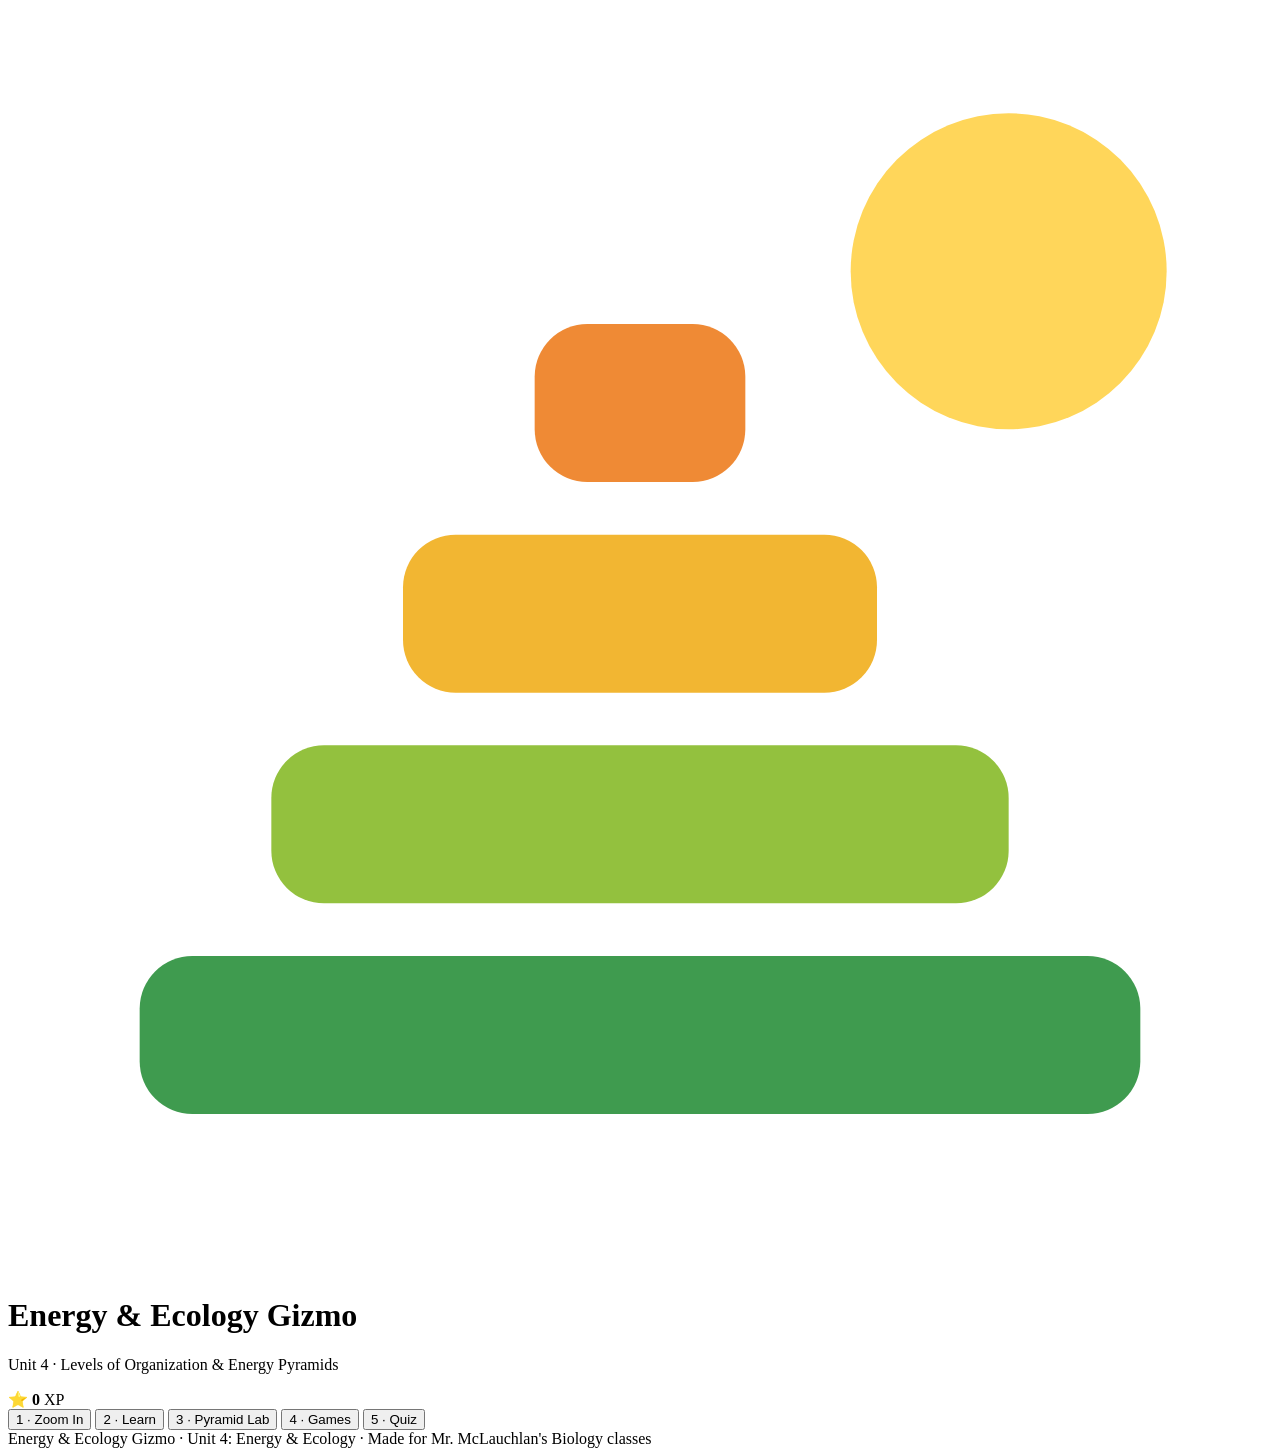
<file: src/template.html>
<!DOCTYPE html>
<html lang="en">
<head>
<meta charset="utf-8">
<meta name="viewport" content="width=device-width, initial-scale=1">
<title>Energy &amp; Ecology Gizmo</title>
<meta name="description" content="Interactive gizmo: zoom from Earth to a quark, then explore energy pyramids, the 10% rule, games and a quiz.">
<link rel="preconnect" href="https://fonts.googleapis.com">
<link rel="preconnect" href="https://fonts.gstatic.com" crossorigin>
<link href="https://fonts.googleapis.com/css2?family=Fredoka:wght@500;600;700&family=Lexend:wght@300;400;500;600;700&display=swap" rel="stylesheet">
<style>
/*__CSS__*/
</style>
</head>
<body>
<header class="top">
  <div class="brand">
    <svg class="logo" viewBox="0 0 48 48" aria-hidden="true"><circle cx="38" cy="10" r="6" fill="#ffd65a"/><path d="M24 8 L42 40 H6 Z" fill="#ffffff" opacity=".18"/><rect x="20" y="12" width="8" height="6" rx="2" fill="#ef8a35"/><rect x="15" y="20" width="18" height="6" rx="2" fill="#f2b632"/><rect x="10" y="28" width="28" height="6" rx="2" fill="#93c13e"/><rect x="5" y="36" width="38" height="6" rx="2" fill="#3f9b4f"/></svg>
    <div>
      <h1>Energy &amp; Ecology Gizmo</h1>
      <p>Unit 4 · Levels of Organization &amp; Energy Pyramids</p>
    </div>
    <div class="xp" title="Earn XP by exploring, answering checks, playing games and taking the quiz">⭐ <b id="xpNum">0</b> XP</div>
  </div>
  <nav class="tabs" role="tablist" aria-label="Gizmo sections">
    <button role="tab" data-tab="zoom">1 · Zoom In</button>
    <button role="tab" data-tab="learn">2 · Learn</button>
    <button role="tab" data-tab="explore">3 · Pyramid Lab</button>
    <button role="tab" data-tab="play">4 · Games</button>
    <button role="tab" data-tab="quiz">5 · Quiz</button>
  </nav>
</header>

<main>
  <!-- ============ ZOOM ============ -->
  <section id="tab-zoom" class="tab" hidden>
    <div class="intro">
      <h2>Zoom from Earth to a quark</h2>
      <p>Everything in the world is organized like a <b>pyramid of matter</b> — small things combine to build bigger things. Scroll, pinch, drag up and down, use the slider, or tap a level to zoom through all 14 levels of organization.</p>
    </div>
    <div class="zoom-grid">
      <div class="panel ladder-panel">
        <h3>Pyramid of matter</h3>
        <div id="zLadder" class="ladder"></div>
        <div class="ladder-cap"><span>▲ biggest</span><span>smallest ▼</span></div>
      </div>
      <div class="panel">
        <div id="zoomStage" class="zoom-stage" tabindex="0" aria-label="Zoomable view of the levels of organization. Use the arrow keys or plus and minus to zoom.">
          <svg id="zoomSvg" viewBox="0 0 1000 1000" preserveAspectRatio="xMidYMid slice" xmlns="http://www.w3.org/2000/svg"></svg>
          <div class="stage-chip" id="zChip"></div>
                    <div class="stage-hint" id="zHint">🖱 Scroll · 🤏 pinch · ↕ drag</div>
        </div>
        <div class="zoom-controls">
          <button class="btn ghost" id="zOut" aria-label="Zoom out one level">− Out</button>
          <input type="range" id="zSlider" min="0" max="13" step="0.01" value="0" aria-label="Zoom level">
          <button class="btn" id="zIn" aria-label="Zoom in one level">In +</button>
          <button class="btn sun" id="zTour">▶ Auto tour</button>
        </div>
      </div>
      <div class="side-stack">
        <div class="panel info-card" id="zInfo" aria-live="polite"></div>
        <div class="panel challenge" id="zChallenge"></div>
      </div>
    </div>
  </section>

  <!-- ============ LEARN ============ -->
  <section id="tab-learn" class="tab" hidden>
    <div class="intro">
      <h2>How energy moves through an ecosystem</h2>
      <p>Work through each card and answer the quick check to unlock its ✓. Each correct check earns XP.</p>
    </div>
    <div class="learn-grid">
      <div class="steps" id="learnSteps"></div>
      <div class="panel lesson" id="lesson"></div>
    </div>
  </section>

  <!-- ============ LAB ============ -->
  <section id="tab-explore" class="tab" hidden>
    <div class="intro">
      <h2>Pyramid Lab</h2>
      <p>Build an ecosystem and watch energy flow up the pyramid. Change the controls, then press <b>Run energy flow</b> — every dot is a packet of energy. Gold dots move up a level; red dots are used for life processes or lost as heat.</p>
    </div>
    <div class="lab-grid">
      <div class="panel">
        <div class="lab-toolbar">
          <div class="seg" id="typeSeg"></div>
          <div class="seg" id="scaleSeg"></div>
        </div>
        <svg id="pyrSvg" viewBox="0 0 640 440" xmlns="http://www.w3.org/2000/svg" role="img" aria-label="Ecological pyramid"></svg>
        <div class="row" style="margin-top:10px">
          <button class="btn sun" id="runFlow">▶ Run energy flow</button>
          <span class="legend"><span class="d" style="background:#f4b41a"></span>energy passed up <span class="d" style="background:#e2553a"></span>used / lost as heat</span>
        </div>
        <div class="flow-readout" id="flowReadout"></div>
        <div id="labStatus" class="status"></div>
      </div>
      <div class="panel controls">
        <h3>Controls</h3>
        <label class="ctl">Ecosystem
          <select id="ecoSel"></select>
        </label>
        <label class="ctl">Energy captured by producers
          <div class="row"><input type="range" id="pSlider" min="3" max="6" step="0.01" value="6" aria-label="Producer energy"><input type="number" id="pNum" min="1000" max="1000000" step="1000" value="1000000" aria-label="Producer energy in kcal"> kcal</div>
        </label>
        <label class="ctl">Energy passed to the next level
          <div class="row"><input type="range" id="effSlider" min="5" max="20" step="1" value="10" aria-label="Transfer efficiency"><output id="effOut">10%</output></div>
        </label>
        <div class="ctl" style="font-weight:600;font-size:.92rem;margin-bottom:14px">Number of trophic levels<div class="row" style="margin-top:6px"><div class="seg" id="nSeg"></div></div></div>
        <button class="btn ghost" id="labReset">↺ Reset to defaults</button>
        <h3 style="margin-top:20px">Lab challenges</h3>
        <div id="labTasks"></div>
      </div>
    </div>
    <div class="panel" style="margin-top:16px">
      <h3>Data table</h3>
      <div class="table-wrap"><table class="data" id="dataTable"></table></div>
      <p class="small muted">Biomass and population numbers are estimates from this model, built to show the pattern. Energy values follow the 10% rule exactly.</p>
    </div>
  </section>

  <!-- ============ GAMES ============ -->
  <section id="tab-play" class="tab" hidden>
    <div class="intro">
      <h2>Games</h2>
      <p>Practice what you learned and beat your best score. Every game earns XP.</p>
    </div>
    <div id="gameMenu" class="game-menu"></div>
    <div id="gameArea" class="panel" hidden></div>
  </section>

  <!-- ============ QUIZ ============ -->
  <section id="tab-quiz" class="tab" hidden>
    <div class="quiz-wrap">
      <div class="intro">
        <h2>Unit check: multiple-choice quiz</h2>
        <p>20 random questions on levels of organization and energy pyramids. You'll see your score and every answer at the end — then start a new quiz as many times as you like.</p>
      </div>
      <div class="panel" id="quizBox"></div>
    </div>
  </section>
</main>
<footer>Energy &amp; Ecology Gizmo · Unit 4: Energy &amp; Ecology · Made for Mr. McLauchlan's Biology classes</footer>
<div id="toasts" aria-live="polite"></div>
<script>
/*__JS__*/
</script>
</body>
</html>
</file>
